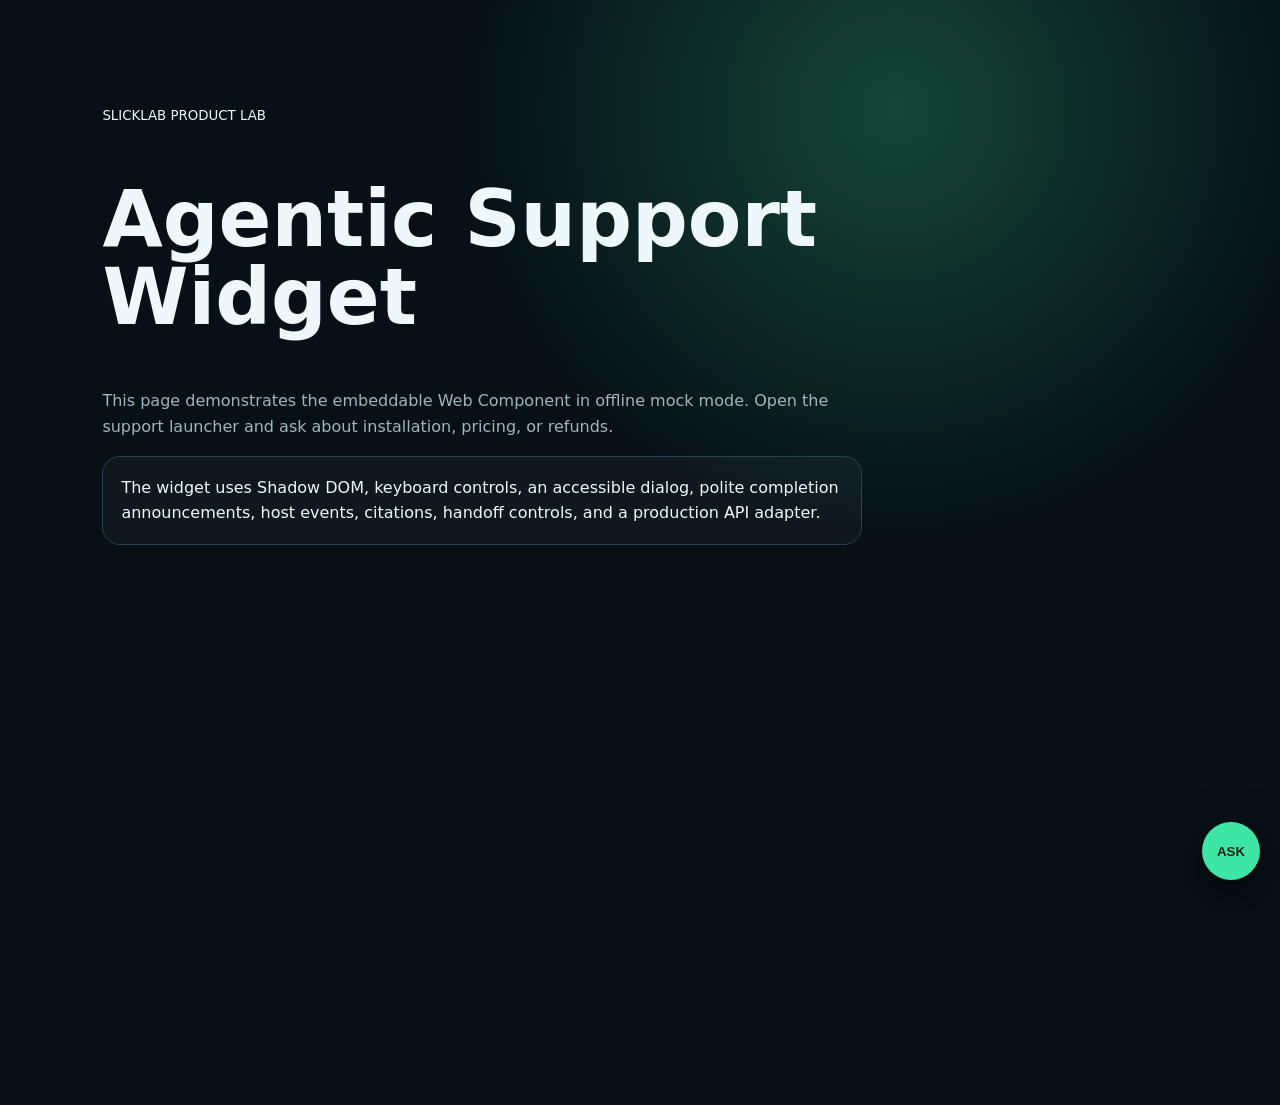
<file: agentic-support-mvp/widget/demo/index.html>
<!doctype html>
<html lang="en">
<head>
<meta charset="utf-8">
<meta name="viewport" content="width=device-width,initial-scale=1">
<title>Agentic Support Widget Demo</title>
<style>body{margin:0;min-height:100vh;background:radial-gradient(circle at 70% 10%,#154638,transparent 32%),#061016;color:#eef8fb;font:16px/1.6 system-ui;padding:8vw}main{max-width:760px}h1{font-size:clamp(42px,8vw,78px);line-height:1}p{color:#9fb5bf}.box{border:1px solid #29434e;border-radius:18px;padding:18px;background:#ffffff08}</style>
</head>
<body>
<main><small>SLICKLAB PRODUCT LAB</small><h1>Agentic Support Widget</h1><p>This page demonstrates the embeddable Web Component in offline mock mode. Open the support launcher and ask about installation, pricing, or refunds.</p><div class="box">The widget uses Shadow DOM, keyboard controls, an accessible dialog, polite completion announcements, host events, citations, handoff controls, and a production API adapter.</div></main>
<script type="module" src="../src/agentic-support-widget.js"></script>
<agentic-support demo title="Agentic Product Support" greeting="Hi. Ask about setup, pricing, product behavior, policies or integration." position="right" theme="dark"></agentic-support>
</body>
</html>
</file>
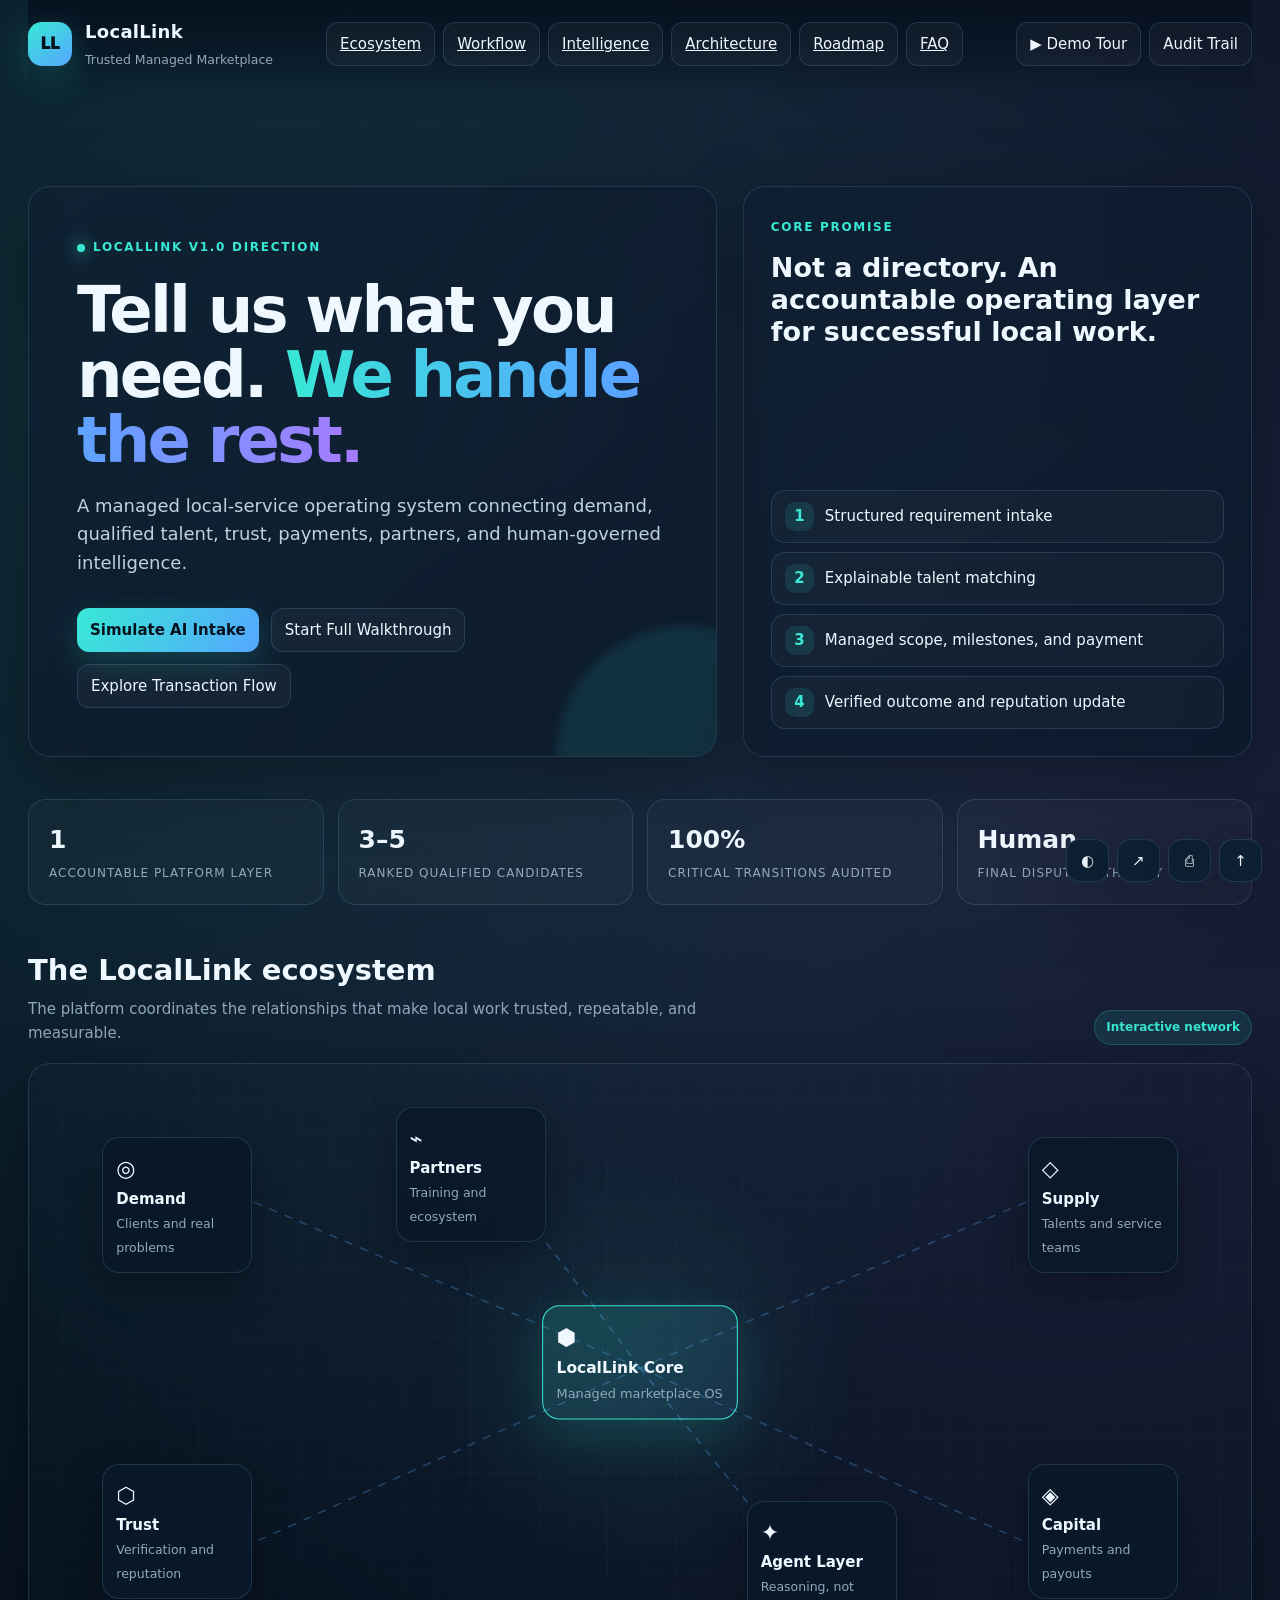
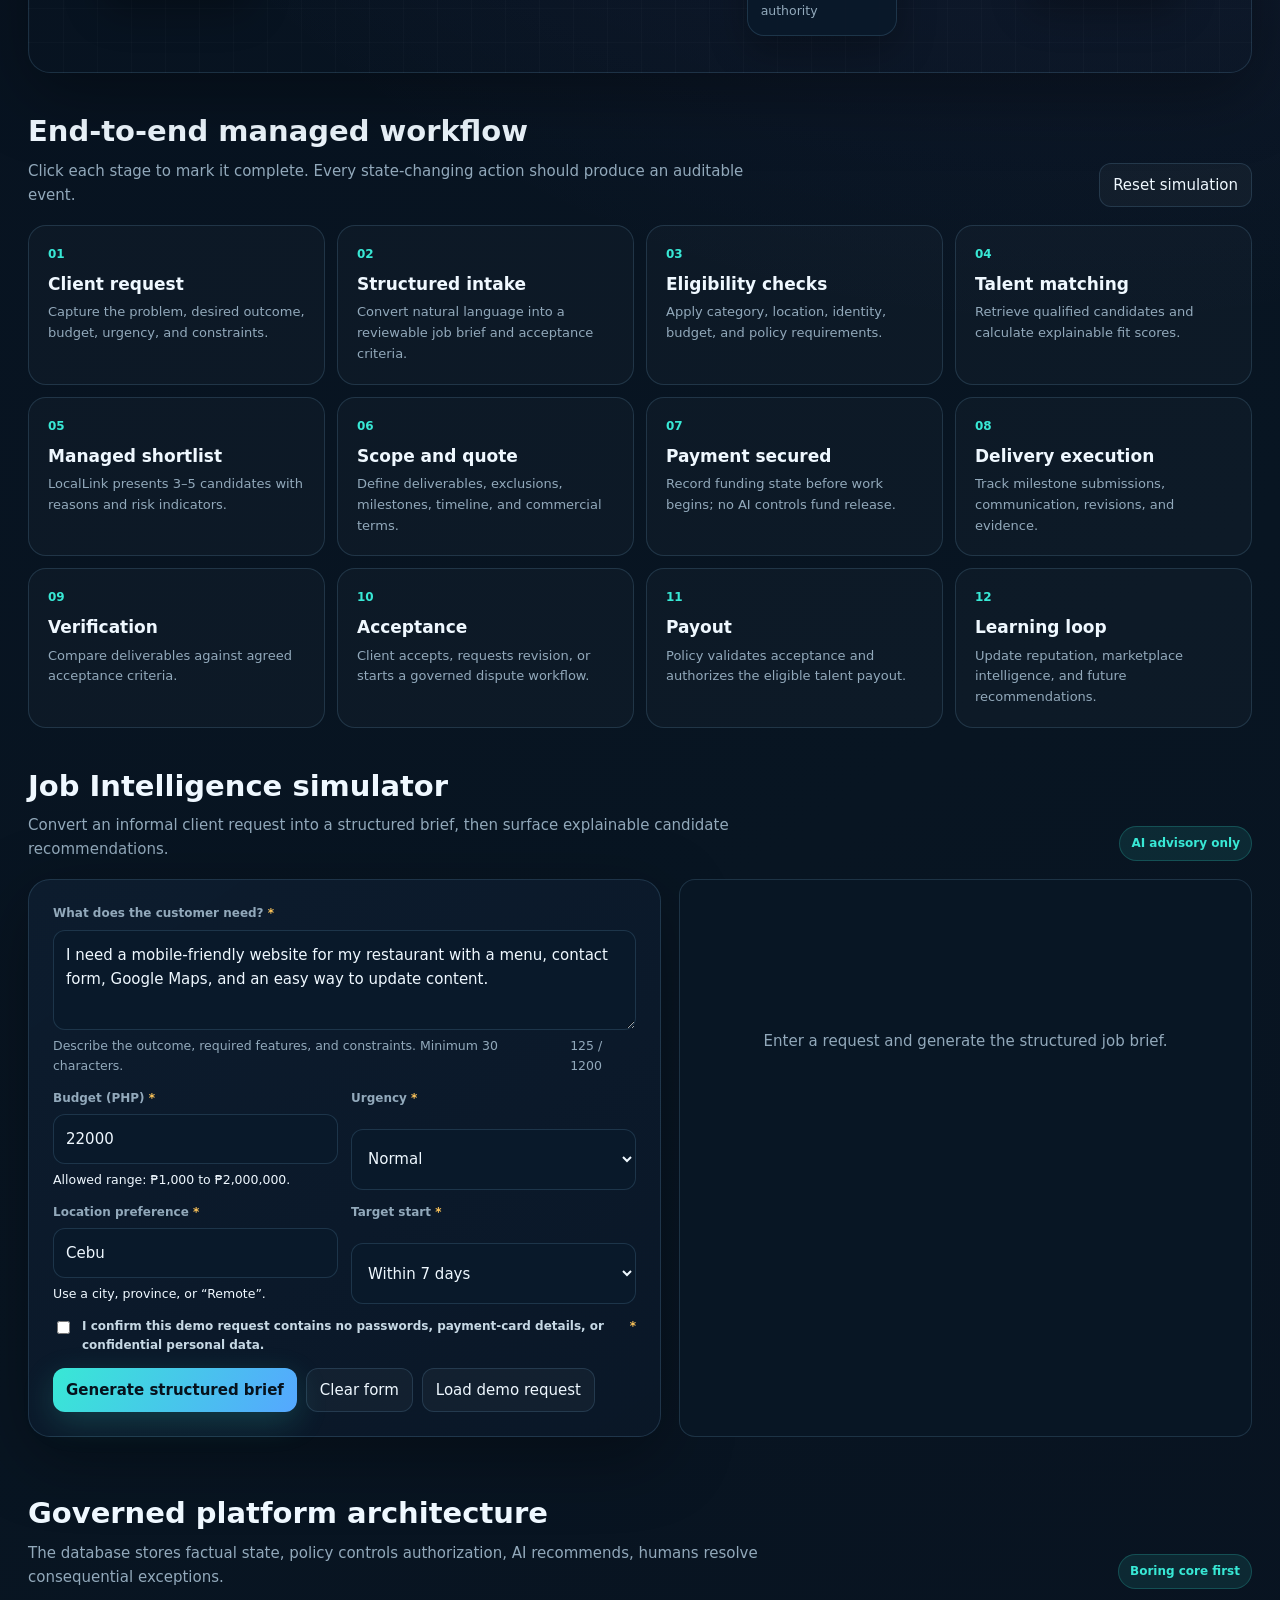
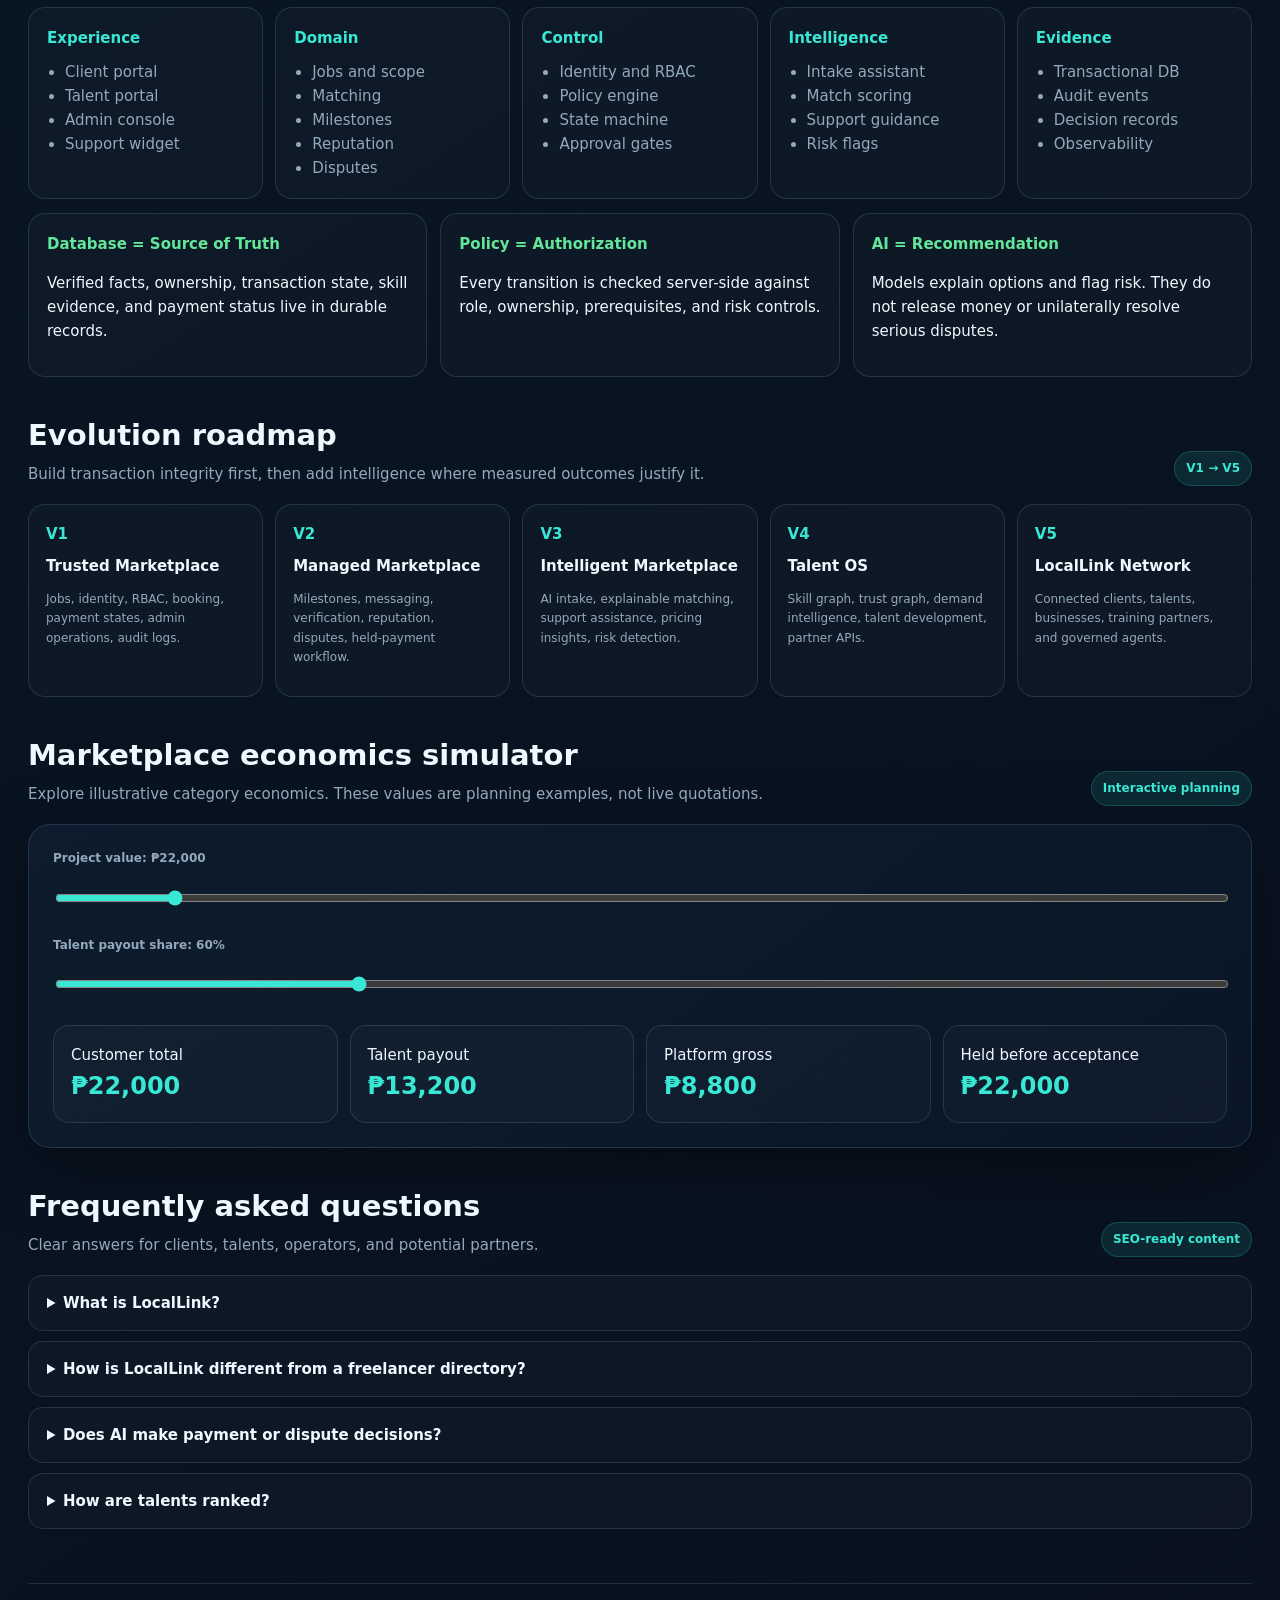
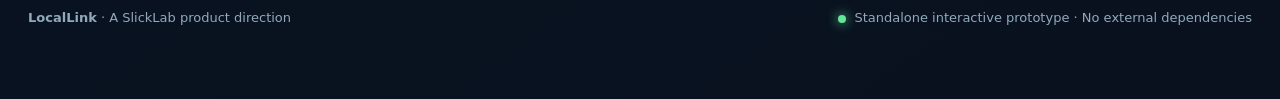
<file: LocalLink_Advanced_Validated_Standalone.html>
<!DOCTYPE html>
<html lang="en">
<head>
<meta charset="UTF-8" />
<meta name="viewport" content="width=device-width, initial-scale=1.0" />
<meta name="description" content="LocalLink is a trusted managed service marketplace for structured job intake, verified local talent matching, milestones, payments, and accountable delivery." />
<meta name="keywords" content="managed service marketplace, local talent marketplace, verified service providers, Cebu freelancers, job matching, LocalLink, SlickLab" />
<meta name="author" content="SlickLab" />
<meta name="creator" content="SlickLab" />
<meta name="publisher" content="SlickLab" />
<meta name="application-name" content="LocalLink" />
<meta name="theme-color" content="#07111f" />
<meta name="color-scheme" content="dark light" />
<meta name="format-detection" content="telephone=no" />
<meta name="referrer" content="strict-origin-when-cross-origin" />
<meta name="robots" content="index, follow, max-image-preview:large, max-snippet:-1, max-video-preview:-1" />
<meta name="googlebot" content="index, follow" />
<link rel="canonical" href="https://slicklab.digital/locallink/" />
<link rel="alternate" hreflang="en-PH" href="https://slicklab.digital/locallink/" />
<link rel="alternate" hreflang="x-default" href="https://slicklab.digital/locallink/" />
<meta property="og:type" content="website" />
<meta property="og:site_name" content="LocalLink by SlickLab" />
<meta property="og:locale" content="en_PH" />
<meta property="og:title" content="LocalLink | Trusted Managed Service Marketplace" />
<meta property="og:description" content="Tell us what you need. LocalLink structures the work, matches verified talent, manages milestones, and helps protect delivery." />
<meta property="og:url" content="https://slicklab.digital/locallink/" />
<meta property="og:image" content="https://slicklab.digital/assets/locallink-social-card.jpg" />
<meta property="og:image:width" content="1200" />
<meta property="og:image:height" content="630" />
<meta property="og:image:alt" content="LocalLink trusted managed marketplace" />
<meta name="twitter:card" content="summary_large_image" />
<meta name="twitter:title" content="LocalLink | Trusted Managed Service Marketplace" />
<meta name="twitter:description" content="Structured intake, verified matching, managed delivery, and accountable local services." />
<meta name="twitter:image" content="https://slicklab.digital/assets/locallink-social-card.jpg" />
<link rel="icon" href="data:image/svg+xml,%3Csvg xmlns='http://www.w3.org/2000/svg' viewBox='0 0 64 64'%3E%3Crect rx='16' width='64' height='64' fill='%2338e8d5'/%3E%3Ctext x='32' y='42' text-anchor='middle' font-size='28' font-family='Arial' font-weight='900' fill='%2307111f'%3ELL%3C/text%3E%3C/svg%3E" />
<script type="application/ld+json">
{
  "@context":"https://schema.org",
  "@graph":[
    {"@type":"Organization","@id":"https://slicklab.digital/#organization","name":"SlickLab","url":"https://slicklab.digital/","brand":{"@type":"Brand","name":"LocalLink"}},
    {"@type":"WebSite","@id":"https://slicklab.digital/locallink/#website","url":"https://slicklab.digital/locallink/","name":"LocalLink","publisher":{"@id":"https://slicklab.digital/#organization"},"inLanguage":"en-PH"},
    {"@type":"WebPage","@id":"https://slicklab.digital/locallink/#webpage","url":"https://slicklab.digital/locallink/","name":"LocalLink | Trusted Managed Service Marketplace","description":"A managed local-service marketplace for structured intake, verified matching, milestones, payments, and accountable delivery.","isPartOf":{"@id":"https://slicklab.digital/locallink/#website"},"about":{"@id":"https://slicklab.digital/#organization"},"inLanguage":"en-PH"},
    {"@type":"Service","@id":"https://slicklab.digital/locallink/#service","name":"LocalLink Managed Service Marketplace","provider":{"@id":"https://slicklab.digital/#organization"},"areaServed":{"@type":"Country","name":"Philippines"},"serviceType":"Managed local service marketplace","description":"Structured job intake, verified talent matching, managed milestones, delivery verification, and reputation tracking."},
    {"@type":"FAQPage","@id":"https://slicklab.digital/locallink/#faq","mainEntity":[
      {"@type":"Question","name":"What is LocalLink?","acceptedAnswer":{"@type":"Answer","text":"LocalLink is a managed service marketplace for structured requirements, qualified talent recommendations, managed scope and milestones, payment-state records, and delivery verification."}},
      {"@type":"Question","name":"How is LocalLink different from a freelancer directory?","acceptedAnswer":{"@type":"Answer","text":"LocalLink coordinates intake, matching, scoping, milestones, acceptance, disputes, and reputation as one accountable workflow."}},
      {"@type":"Question","name":"Does AI make payment or dispute decisions?","acceptedAnswer":{"@type":"Answer","text":"No. AI provides recommendations while database state, policy, and authorized human review control consequential financial and dispute actions."}}
    ]}
  ]
}
</script>
<title>LocalLink | Trusted Managed Service Marketplace</title>
<style>
:root{
  --bg:#07111f;--bg2:#0b1728;--panel:rgba(15,31,50,.83);--panel2:#102438;
  --text:#eff8ff;--muted:#92a9bb;--cyan:#38e8d5;--blue:#55a7ff;--violet:#a77bff;
  --gold:#ffc65a;--green:#63e69a;--red:#ff6b7a;--line:rgba(118,174,211,.19);
  --shadow:0 20px 70px rgba(0,0,0,.34);--radius:22px;
}
*{box-sizing:border-box}html{scroll-behavior:smooth}body{margin:0;color:var(--text);background:
radial-gradient(circle at 13% 8%,rgba(56,232,213,.13),transparent 26%),
radial-gradient(circle at 84% 15%,rgba(167,123,255,.12),transparent 28%),
linear-gradient(145deg,var(--bg),#081522 52%,#09111f);font:15px/1.6 Inter,ui-sans-serif,system-ui,-apple-system,BlinkMacSystemFont,"Segoe UI",sans-serif;min-height:100vh}
button,input,select,textarea{font:inherit}.shell{max-width:1440px;margin:auto;padding:0 28px 70px}
.topbar{position:sticky;top:0;z-index:50;display:flex;align-items:center;justify-content:space-between;padding:18px 0;background:linear-gradient(180deg,rgba(7,17,31,.96),rgba(7,17,31,.68),transparent);backdrop-filter:blur(12px)}
.brand{display:flex;gap:13px;align-items:center}.mark{width:44px;height:44px;display:grid;place-items:center;border-radius:14px;background:linear-gradient(145deg,var(--cyan),var(--blue));color:#05111a;font-weight:950;box-shadow:0 10px 36px rgba(56,232,213,.22)}
.brand h1{font-size:18px;margin:0;letter-spacing:.3px}.brand small{color:var(--muted)}
.nav{display:flex;gap:8px;flex-wrap:wrap}.nav button,.ghost,.primary{border:1px solid var(--line);color:var(--text);background:rgba(255,255,255,.035);padding:9px 13px;border-radius:12px;cursor:pointer;transition:.2s}.nav button:hover,.ghost:hover{border-color:var(--cyan);transform:translateY(-1px)}
.primary{border:0;background:linear-gradient(120deg,var(--cyan),var(--blue));color:#06121d;font-weight:850;box-shadow:0 10px 32px rgba(56,232,213,.18)}.primary:hover{transform:translateY(-2px);filter:brightness(1.07)}
.hero{display:grid;grid-template-columns:1.15fr .85fr;gap:26px;align-items:stretch;padding:62px 0 42px}.hero-copy,.hero-card,.panel{border:1px solid var(--line);background:linear-gradient(145deg,rgba(15,31,50,.76),rgba(11,24,41,.8));box-shadow:var(--shadow);border-radius:var(--radius)}.hero-copy{padding:48px;position:relative;overflow:hidden}.hero-copy:after{content:"";position:absolute;width:260px;height:260px;border-radius:50%;right:-100px;bottom:-130px;background:rgba(56,232,213,.1);filter:blur(5px)}
.eyebrow{display:inline-flex;align-items:center;gap:8px;color:var(--cyan);font-weight:800;text-transform:uppercase;font-size:12px;letter-spacing:1.7px}.dot{width:8px;height:8px;border-radius:50%;background:var(--cyan);box-shadow:0 0 16px var(--cyan)}h2{font-size:clamp(38px,5vw,72px);line-height:1.02;margin:19px 0 18px;letter-spacing:-2.8px}.gradient{background:linear-gradient(90deg,var(--cyan),var(--blue),var(--violet));-webkit-background-clip:text;color:transparent}.lead{font-size:18px;color:#c0d1df;max-width:740px}.actions{display:flex;gap:12px;flex-wrap:wrap;margin-top:30px}
.hero-card{padding:27px;display:flex;flex-direction:column;justify-content:space-between}.promise{font-size:27px;font-weight:850;line-height:1.18;margin:14px 0}.mini-flow{display:grid;gap:9px;margin-top:24px}.mini-step{display:flex;align-items:center;gap:11px;padding:11px 13px;border:1px solid var(--line);border-radius:14px;background:rgba(255,255,255,.025)}.num{width:29px;height:29px;display:grid;place-items:center;border-radius:10px;background:rgba(56,232,213,.12);color:var(--cyan);font-weight:900}
.stats{display:grid;grid-template-columns:repeat(4,1fr);gap:14px;margin:0 0 42px}.stat{padding:20px;border-radius:18px;border:1px solid var(--line);background:rgba(255,255,255,.025)}.stat b{display:block;font-size:25px}.stat span{color:var(--muted);font-size:12px;text-transform:uppercase;letter-spacing:1px}
section{margin-top:35px;scroll-margin-top:90px}.section-head{display:flex;justify-content:space-between;gap:20px;align-items:end;margin-bottom:18px}.section-head h3{font-size:29px;margin:0}.section-head p{color:var(--muted);margin:4px 0 0;max-width:760px}.pill{white-space:nowrap;padding:7px 11px;border-radius:999px;background:rgba(56,232,213,.1);color:var(--cyan);border:1px solid rgba(56,232,213,.2);font-size:12px;font-weight:800}
.panel{padding:24px}.ecosystem{position:relative;min-height:610px;overflow:hidden;background-image:radial-gradient(circle at 50% 50%,rgba(56,232,213,.09),transparent 32%),linear-gradient(rgba(255,255,255,.018) 1px,transparent 1px),linear-gradient(90deg,rgba(255,255,255,.018) 1px,transparent 1px);background-size:auto,34px 34px,34px 34px}.network-lines{position:absolute;inset:0;width:100%;height:100%;pointer-events:none}.network-lines line{stroke:rgba(85,167,255,.32);stroke-width:1.4;stroke-dasharray:7 7;animation:dash 16s linear infinite}@keyframes dash{to{stroke-dashoffset:-150}}.node{position:absolute;width:150px;min-height:82px;padding:13px;border-radius:17px;border:1px solid var(--line);background:rgba(10,25,42,.94);box-shadow:0 14px 38px rgba(0,0,0,.28);cursor:pointer;transition:.25s}.node:hover,.node.active{transform:translateY(-6px) scale(1.025);border-color:var(--cyan);box-shadow:0 16px 46px rgba(56,232,213,.15)}.node strong{display:block}.node small{color:var(--muted)}.node .icon{font-size:22px}.core{left:50%;top:50%;transform:translate(-50%,-50%);width:190px;background:linear-gradient(145deg,rgba(56,232,213,.16),rgba(85,167,255,.1));border-color:rgba(56,232,213,.5)}.core:hover,.core.active{transform:translate(-50%,-55%) scale(1.03)}.demand{left:6%;top:12%}.supply{right:6%;top:12%}.trust{left:6%;bottom:12%}.capital{right:6%;bottom:12%}.partners{left:30%;top:7%}.agents{right:29%;bottom:6%}.tooltip{position:fixed;z-index:90;pointer-events:none;max-width:280px;padding:11px 13px;border-radius:12px;background:#eefdff;color:#07111f;font-size:12px;box-shadow:0 18px 60px rgba(0,0,0,.4);opacity:0;transform:translateY(6px);transition:.15s}.tooltip.show{opacity:1;transform:none}
.workflow{display:grid;grid-template-columns:repeat(4,1fr);gap:12px}.flow-card{position:relative;padding:19px;border-radius:18px;border:1px solid var(--line);background:rgba(255,255,255,.025);min-height:132px;cursor:pointer;transition:.2s}.flow-card:hover{border-color:var(--blue);transform:translateY(-3px)}.flow-card .index{color:var(--cyan);font-size:12px;font-weight:900}.flow-card h4{margin:7px 0 4px;font-size:17px}.flow-card p{margin:0;color:var(--muted);font-size:13px}.flow-card.done{background:rgba(99,230,154,.08);border-color:rgba(99,230,154,.35)}
.workspace{display:grid;grid-template-columns:1.05fr .95fr;gap:18px}.form-grid{display:grid;grid-template-columns:1fr 1fr;gap:13px}.field{display:grid;gap:6px}.field.full{grid-column:1/-1}.field label{font-size:12px;color:var(--muted);font-weight:750}.field input,.field select,.field textarea{width:100%;border:1px solid var(--line);border-radius:12px;background:#09192a;color:var(--text);padding:12px;outline:none}.field input:focus,.field select:focus,.field textarea:focus{border-color:var(--cyan)}textarea{min-height:100px;resize:vertical}.result{border:1px solid var(--line);background:#081624;border-radius:16px;padding:18px;min-height:100%}.result pre{white-space:pre-wrap;color:#bfe4dc;font:13px/1.65 ui-monospace,SFMono-Regular,Consolas,monospace;margin:0}.empty{color:var(--muted);display:grid;place-items:center;text-align:center;min-height:285px}
.score-grid{display:grid;grid-template-columns:repeat(3,1fr);gap:14px}.talent{padding:19px;border:1px solid var(--line);border-radius:18px;background:rgba(255,255,255,.025)}.talent-head{display:flex;align-items:center;gap:12px}.avatar{width:48px;height:48px;display:grid;place-items:center;border-radius:15px;background:linear-gradient(135deg,var(--violet),var(--blue));font-weight:900}.talent h4{margin:0}.talent small{color:var(--muted)}.score{font-size:30px;font-weight:950;color:var(--cyan);margin-left:auto}.bar{height:7px;border-radius:9px;background:rgba(255,255,255,.07);overflow:hidden;margin:13px 0}.bar span{display:block;height:100%;background:linear-gradient(90deg,var(--cyan),var(--blue));border-radius:inherit}.reasons{display:flex;flex-wrap:wrap;gap:6px}.tag{font-size:11px;color:#cce2ee;padding:5px 8px;border:1px solid var(--line);border-radius:999px;background:rgba(255,255,255,.025)}
.arch{display:grid;grid-template-columns:repeat(5,1fr);gap:12px}.layer{padding:18px;border-radius:17px;border:1px solid var(--line);background:rgba(255,255,255,.025)}.layer h4{margin:0 0 10px;color:var(--cyan)}.layer ul{padding-left:18px;margin:0;color:var(--muted)}
.roadmap{display:grid;grid-template-columns:repeat(5,1fr);gap:12px}.phase{padding:17px;border-radius:17px;border:1px solid var(--line);background:rgba(255,255,255,.025)}.phase strong{color:var(--cyan)}.phase h4{margin:8px 0}.phase p{font-size:12px;color:var(--muted)}
.guardrails{display:grid;grid-template-columns:repeat(3,1fr);gap:13px}.guard{padding:18px;border:1px solid var(--line);border-radius:17px;background:rgba(255,255,255,.025)}.guard b{color:var(--green)}
.footer{margin-top:54px;padding-top:24px;border-top:1px solid var(--line);display:flex;justify-content:space-between;gap:18px;color:var(--muted);font-size:13px}.status{display:inline-flex;align-items:center;gap:8px}.status i{width:8px;height:8px;border-radius:50%;background:var(--green);box-shadow:0 0 12px var(--green)}
.modal{position:fixed;inset:0;z-index:100;background:rgba(2,8,14,.75);display:none;place-items:center;padding:20px;backdrop-filter:blur(9px)}.modal.show{display:grid}.modal-card{width:min(680px,100%);max-height:85vh;overflow:auto;border:1px solid var(--line);border-radius:22px;background:#0b1b2c;padding:25px;box-shadow:var(--shadow)}.modal-head{display:flex;justify-content:space-between;gap:20px}.close{border:0;background:transparent;color:var(--text);font-size:24px;cursor:pointer}.audit{display:grid;gap:9px;margin-top:15px}.event{display:grid;grid-template-columns:155px 1fr;gap:12px;padding:11px;border:1px solid var(--line);border-radius:12px}.event time{color:var(--cyan);font:12px ui-monospace,monospace}.event span{color:var(--muted);font-size:13px}
@media(max-width:980px){.hero,.workspace{grid-template-columns:1fr}.workflow{grid-template-columns:repeat(2,1fr)}.arch,.roadmap{grid-template-columns:repeat(2,1fr)}.score-grid,.guardrails{grid-template-columns:1fr}.stats{grid-template-columns:repeat(2,1fr)}.nav{display:none}.ecosystem{min-height:720px}.partners{left:5%;top:40%}.agents{right:5%;bottom:40%}}
@media(max-width:620px){.shell{padding:0 15px 45px}.hero{padding-top:28px}.hero-copy{padding:27px}h2{font-size:42px}.workflow,.arch,.roadmap,.form-grid,.stats{grid-template-columns:1fr}.field.full{grid-column:auto}.ecosystem{min-height:auto;display:grid;gap:10px}.network-lines{display:none}.node,.core,.core:hover,.node:hover{position:relative;inset:auto;width:100%;transform:none}.footer{flex-direction:column}}

.required{color:var(--gold)}.error{display:none;color:#ff9ba5;font-size:12px;font-weight:750}.error.show{display:block}.field.invalid input,.field.invalid select,.field.invalid textarea{border-color:var(--red);box-shadow:0 0 0 3px rgba(255,107,122,.11)}.field.valid input,.field.valid select,.field.valid textarea{border-color:rgba(99,230,154,.5)}.field-meta{display:flex;justify-content:space-between;gap:12px;color:var(--muted)}.validation-summary{display:none;margin-bottom:15px;padding:13px 15px;border-radius:13px;border:1px solid rgba(255,107,122,.42);background:rgba(255,107,122,.09);color:#ffd4d9}.validation-summary.show{display:block}.consent label{display:flex;align-items:flex-start;gap:9px;color:#c7d9e5}.consent input{width:auto;margin-top:4px;accent-color:var(--cyan)}.form-actions{display:flex;flex-direction:row;gap:9px;flex-wrap:wrap}
.tour-backdrop{position:fixed;inset:0;z-index:110;background:rgba(1,6,12,.72);backdrop-filter:blur(3px);display:none}.tour-backdrop.show{display:block}.tour-card{position:fixed;z-index:130;width:min(410px,calc(100vw - 28px));border:1px solid rgba(56,232,213,.4);border-radius:20px;background:#0b1b2c;padding:22px;box-shadow:0 24px 90px rgba(0,0,0,.58);display:none}.tour-card.show{display:block}.tour-card h3{margin:7px 0 8px;font-size:23px}.tour-card p{color:#bfd0dc}.tour-progress{height:6px;background:rgba(255,255,255,.08);border-radius:9px;overflow:hidden;margin:15px 0}.tour-progress span{display:block;height:100%;background:linear-gradient(90deg,var(--cyan),var(--blue));transition:width .25s}.tour-actions{display:flex;justify-content:space-between;gap:8px}.tour-highlight{position:relative!important;z-index:120!important;box-shadow:0 0 0 4px var(--cyan),0 0 60px rgba(56,232,213,.42)!important;border-radius:var(--radius)}
.skip{position:fixed;left:12px;top:-80px;z-index:999;background:var(--cyan);color:#041018;padding:10px 14px;border-radius:10px;font-weight:900}.skip:focus{top:12px}
.utility{position:fixed;right:18px;bottom:18px;z-index:45;display:flex;gap:8px}.icon-btn{width:43px;height:43px;border-radius:14px;border:1px solid var(--line);background:#0d2033;color:var(--text);cursor:pointer;box-shadow:var(--shadow)}.icon-btn:hover{border-color:var(--cyan);transform:translateY(-2px)}
.notice{display:none;padding:12px 15px;border:1px solid rgba(99,230,154,.35);background:rgba(99,230,154,.09);border-radius:13px;color:#caffda;margin:12px 0}.notice.show{display:block}
.faq{display:grid;gap:10px}.faq details{border:1px solid var(--line);border-radius:15px;background:rgba(255,255,255,.025);padding:15px 18px}.faq summary{cursor:pointer;font-weight:800}.faq p{color:var(--muted)}
.kpi-grid{display:grid;grid-template-columns:repeat(4,1fr);gap:12px}.kpi{border:1px solid var(--line);border-radius:16px;padding:17px;background:rgba(255,255,255,.025)}.kpi output{display:block;font-size:24px;color:var(--cyan);font-weight:900}.range{width:100%;accent-color:var(--cyan)}
:focus-visible{outline:3px solid rgba(56,232,213,.55);outline-offset:3px}@media(prefers-reduced-motion:reduce){*{scroll-behavior:auto!important;animation:none!important;transition:none!important}}@media print{.topbar,.actions,.utility,.ghost,.primary{display:none!important}body{background:#fff;color:#111}.panel,.hero-copy,.hero-card,.stat,.layer,.phase,.guard,.talent,.flow-card{background:#fff;color:#111;box-shadow:none;border-color:#bbb}.muted,p,small,.lead,.section-head p{color:#333!important}.shell{max-width:none}.ecosystem{min-height:500px}}
@media(max-width:980px){.kpi-grid{grid-template-columns:repeat(2,1fr)}}@media(max-width:620px){.kpi-grid{grid-template-columns:1fr}.utility{right:10px;bottom:10px}}
</style>
</head>
<body>
<a class="skip" href="#main">Skip to main content</a>
<div class="tooltip" id="tooltip"></div>
<div class="tour-backdrop" id="tourBackdrop"></div>
<div class="tour-card" id="tourCard" role="dialog" aria-modal="true" aria-labelledby="tourTitle">
  <div class="eyebrow" id="tourStep">Demo walkthrough</div>
  <h3 id="tourTitle">Welcome to LocalLink</h3>
  <p id="tourText"></p>
  <div class="tour-progress"><span id="tourProgress"></span></div>
  <div class="tour-actions"><button class="ghost" id="tourExit">Exit</button><div><button class="ghost" id="tourPrev">Back</button> <button class="primary" id="tourNext">Next</button></div></div>
</div>
<div class="shell">
  <header class="topbar">
    <div class="brand"><div class="mark">LL</div><div><h1>LocalLink</h1><small>Trusted Managed Marketplace</small></div></div>
    <nav class="nav" aria-label="Primary navigation"><a class="ghost" href="#ecosystem">Ecosystem</a><a class="ghost" href="#workflow">Workflow</a><a class="ghost" href="#intelligence">Intelligence</a><a class="ghost" href="#architecture">Architecture</a><a class="ghost" href="#roadmap">Roadmap</a><a class="ghost" href="#faq">FAQ</a></nav>
    <div style="display:flex;gap:8px"><button class="ghost" id="walkthroughBtn">▶ Demo Tour</button><button class="ghost" id="auditBtn">Audit Trail</button></div>
  </header>

  <main id="main">
    <section class="hero">
      <div class="hero-copy">
        <div class="eyebrow"><span class="dot"></span> LocalLink v1.0 direction</div>
        <h2>Tell us what you need. <span class="gradient">We handle the rest.</span></h2>
        <p class="lead">A managed local-service operating system connecting demand, qualified talent, trust, payments, partners, and human-governed intelligence.</p>
        <div class="actions"><button class="primary" data-go="intelligence">Simulate AI Intake</button><button class="ghost" id="heroTour">Start Full Walkthrough</button><button class="ghost" data-go="workflow">Explore Transaction Flow</button></div>
      </div>
      <aside class="hero-card">
        <div><div class="eyebrow">Core promise</div><div class="promise">Not a directory. An accountable operating layer for successful local work.</div></div>
        <div class="mini-flow"><div class="mini-step"><span class="num">1</span>Structured requirement intake</div><div class="mini-step"><span class="num">2</span>Explainable talent matching</div><div class="mini-step"><span class="num">3</span>Managed scope, milestones, and payment</div><div class="mini-step"><span class="num">4</span>Verified outcome and reputation update</div></div>
      </aside>
    </section>

    <div class="stats"><div class="stat"><b>1</b><span>Accountable platform layer</span></div><div class="stat"><b>3–5</b><span>Ranked qualified candidates</span></div><div class="stat"><b>100%</b><span>Critical transitions audited</span></div><div class="stat"><b>Human</b><span>Final dispute authority</span></div></div>

    <section id="ecosystem">
      <div class="section-head"><div><h3>The LocalLink ecosystem</h3><p>The platform coordinates the relationships that make local work trusted, repeatable, and measurable.</p></div><span class="pill">Interactive network</span></div>
      <div class="panel ecosystem">
        <svg class="network-lines" viewBox="0 0 1000 610" preserveAspectRatio="none"><line x1="500" y1="305" x2="130" y2="110"/><line x1="500" y1="305" x2="870" y2="110"/><line x1="500" y1="305" x2="130" y2="510"/><line x1="500" y1="305" x2="870" y2="510"/><line x1="500" y1="305" x2="360" y2="75"/><line x1="500" y1="305" x2="650" y2="535"/></svg>
        <div class="node demand" data-tip="Customers and businesses bring structured needs, budgets, urgency, and acceptance criteria."><span class="icon">◎</span><strong>Demand</strong><small>Clients and real problems</small></div>
        <div class="node supply" data-tip="Qualified local talent provides verified abilities, availability, pricing, and delivery capacity."><span class="icon">◇</span><strong>Supply</strong><small>Talents and service teams</small></div>
        <div class="node trust" data-tip="Identity, skill evidence, delivery history, reputation, disputes, and auditability create confidence."><span class="icon">⬡</span><strong>Trust</strong><small>Verification and reputation</small></div>
        <div class="node capital" data-tip="Payment collection, held funds, refunds, platform fees, and approved payouts are policy-controlled."><span class="icon">◈</span><strong>Capital</strong><small>Payments and payouts</small></div>
        <div class="node partners" data-tip="Training providers, businesses, local institutions, and service partners expand the network safely."><span class="icon">⌁</span><strong>Partners</strong><small>Training and ecosystem</small></div>
        <div class="node agents" data-tip="AI assists with intake, recommendations, and support, while policy and humans control consequential actions."><span class="icon">✦</span><strong>Agent Layer</strong><small>Reasoning, not authority</small></div>
        <div class="node core active" data-tip="LocalLink is the managed operating layer: requirements, matching, scope, milestones, communication, trust, and transaction control."><span class="icon">⬢</span><strong>LocalLink Core</strong><small>Managed marketplace OS</small></div>
      </div>
    </section>

    <section id="workflow">
      <div class="section-head"><div><h3>End-to-end managed workflow</h3><p>Click each stage to mark it complete. Every state-changing action should produce an auditable event.</p></div><button class="ghost" id="resetFlow">Reset simulation</button></div>
      <div class="workflow" id="flowCards"></div>
    </section>

    <section id="intelligence">
      <div class="section-head"><div><h3>Job Intelligence simulator</h3><p>Convert an informal client request into a structured brief, then surface explainable candidate recommendations.</p></div><span class="pill">AI advisory only</span></div>
      <div class="workspace">
        <div class="panel">
          <form id="intakeForm" novalidate aria-describedby="formSummary">
          <div id="formSummary" class="validation-summary" role="alert" aria-live="assertive" tabindex="-1"></div>
          <div class="form-grid">
            <div class="field full"><label for="request">What does the customer need? <span class="required">*</span></label><textarea id="request" name="request" required minlength="30" maxlength="1200" aria-describedby="requestHelp requestError">I need a mobile-friendly website for my restaurant with a menu, contact form, Google Maps, and an easy way to update content.</textarea><div class="field-meta"><small id="requestHelp">Describe the outcome, required features, and constraints. Minimum 30 characters.</small><small id="requestCount">0 / 1200</small></div><span class="error" id="requestError"></span></div>
            <div class="field"><label for="budget">Budget (PHP) <span class="required">*</span></label><input id="budget" name="budget" type="number" value="22000" min="1000" max="2000000" step="500" required inputmode="numeric" aria-describedby="budgetHelp budgetError" /><small id="budgetHelp">Allowed range: ₱1,000 to ₱2,000,000.</small><span class="error" id="budgetError"></span></div>
            <div class="field"><label for="urgency">Urgency <span class="required">*</span></label><select id="urgency" name="urgency" required aria-describedby="urgencyError"><option>Normal</option><option>Urgent</option><option>Flexible</option></select><span class="error" id="urgencyError"></span></div>
            <div class="field"><label for="location">Location preference <span class="required">*</span></label><input id="location" name="location" value="Cebu" required minlength="2" maxlength="80" pattern="[A-Za-zÀ-ÿ .,&amp;()'-]{2,80}" autocomplete="address-level2" aria-describedby="locationHelp locationError" /><small id="locationHelp">Use a city, province, or “Remote”.</small><span class="error" id="locationError"></span></div>
            <div class="field"><label for="start">Target start <span class="required">*</span></label><select id="start" name="start" required aria-describedby="startError"><option>Within 7 days</option><option>Within 14 days</option><option>Within 30 days</option></select><span class="error" id="startError"></span></div>
            <div class="field consent full"><label><input id="consent" name="consent" type="checkbox" required aria-describedby="consentError" /> I confirm this demo request contains no passwords, payment-card details, or confidential personal data. <span class="required">*</span></label><span class="error" id="consentError"></span></div>
            <div class="field full form-actions"><button class="primary" id="generate" type="submit">Generate structured brief</button><button class="ghost" id="clearForm" type="reset">Clear form</button><button class="ghost" id="loadDemo" type="button">Load demo request</button></div>
          </div>
          </form>
        </div>
        <div class="result" id="brief"><div class="empty">Enter a request and generate the structured job brief.</div></div>
      </div>
      <div class="score-grid" id="talents" style="margin-top:18px"></div>
    </section>

    <section id="architecture">
      <div class="section-head"><div><h3>Governed platform architecture</h3><p>The database stores factual state, policy controls authorization, AI recommends, humans resolve consequential exceptions.</p></div><span class="pill">Boring core first</span></div>
      <div class="arch">
        <div class="layer"><h4>Experience</h4><ul><li>Client portal</li><li>Talent portal</li><li>Admin console</li><li>Support widget</li></ul></div>
        <div class="layer"><h4>Domain</h4><ul><li>Jobs and scope</li><li>Matching</li><li>Milestones</li><li>Reputation</li><li>Disputes</li></ul></div>
        <div class="layer"><h4>Control</h4><ul><li>Identity and RBAC</li><li>Policy engine</li><li>State machine</li><li>Approval gates</li></ul></div>
        <div class="layer"><h4>Intelligence</h4><ul><li>Intake assistant</li><li>Match scoring</li><li>Support guidance</li><li>Risk flags</li></ul></div>
        <div class="layer"><h4>Evidence</h4><ul><li>Transactional DB</li><li>Audit events</li><li>Decision records</li><li>Observability</li></ul></div>
      </div>
      <div class="guardrails" style="margin-top:14px"><div class="guard"><b>Database = Source of Truth</b><p>Verified facts, ownership, transaction state, skill evidence, and payment status live in durable records.</p></div><div class="guard"><b>Policy = Authorization</b><p>Every transition is checked server-side against role, ownership, prerequisites, and risk controls.</p></div><div class="guard"><b>AI = Recommendation</b><p>Models explain options and flag risk. They do not release money or unilaterally resolve serious disputes.</p></div></div>
    </section>

    <section id="roadmap">
      <div class="section-head"><div><h3>Evolution roadmap</h3><p>Build transaction integrity first, then add intelligence where measured outcomes justify it.</p></div><span class="pill">V1 → V5</span></div>
      <div class="roadmap"><div class="phase"><strong>V1</strong><h4>Trusted Marketplace</h4><p>Jobs, identity, RBAC, booking, payment states, admin operations, audit logs.</p></div><div class="phase"><strong>V2</strong><h4>Managed Marketplace</h4><p>Milestones, messaging, verification, reputation, disputes, held-payment workflow.</p></div><div class="phase"><strong>V3</strong><h4>Intelligent Marketplace</h4><p>AI intake, explainable matching, support assistance, pricing insights, risk detection.</p></div><div class="phase"><strong>V4</strong><h4>Talent OS</h4><p>Skill graph, trust graph, demand intelligence, talent development, partner APIs.</p></div><div class="phase"><strong>V5</strong><h4>LocalLink Network</h4><p>Connected clients, talents, businesses, training partners, and governed agents.</p></div></div>
    </section>

    <section id="economics">
      <div class="section-head"><div><h3>Marketplace economics simulator</h3><p>Explore illustrative category economics. These values are planning examples, not live quotations.</p></div><span class="pill">Interactive planning</span></div>
      <div class="panel">
        <div class="field"><label for="projectValue">Project value: <strong id="projectValueLabel">₱22,000</strong></label><input class="range" id="projectValue" type="range" min="5000" max="200000" step="1000" value="22000"></div>
        <div class="field" style="margin-top:15px"><label for="talentShare">Talent payout share: <strong id="talentShareLabel">60%</strong></label><input class="range" id="talentShare" type="range" min="50" max="90" step="1" value="60"></div>
        <div class="kpi-grid" style="margin-top:18px"><div class="kpi"><span>Customer total</span><output id="customerTotal">₱22,000</output></div><div class="kpi"><span>Talent payout</span><output id="talentPayout">₱13,200</output></div><div class="kpi"><span>Platform gross</span><output id="platformGross">₱8,800</output></div><div class="kpi"><span>Held before acceptance</span><output id="heldFunds">₱22,000</output></div></div>
      </div>
    </section>

    <section id="faq">
      <div class="section-head"><div><h3>Frequently asked questions</h3><p>Clear answers for clients, talents, operators, and potential partners.</p></div><span class="pill">SEO-ready content</span></div>
      <div class="faq">
        <details><summary>What is LocalLink?</summary><p>LocalLink is a managed service marketplace. It structures client requirements, recommends qualified talent, manages scope and milestones, records payment state, and supports delivery verification.</p></details>
        <details><summary>How is LocalLink different from a freelancer directory?</summary><p>A directory leaves discovery and transaction management to the customer. LocalLink is designed to coordinate intake, matching, scoping, milestones, acceptance, disputes, and reputation as one accountable workflow.</p></details>
        <details><summary>Does AI make payment or dispute decisions?</summary><p>No. AI provides recommendations and risk indicators. Database state, server-side policy, and authorized human review control consequential actions such as payout, refund, and serious dispute resolution.</p></details>
        <details><summary>How are talents ranked?</summary><p>The proposed Talent Fit Score considers skill relevance, experience, reliability, quality history, budget fit, availability, and communication. Recommendations should expose reason codes and verified evidence.</p></details>
      </div>
    </section>
  </main>

  <div id="notice" class="notice" role="status" aria-live="polite"></div><div class="utility" aria-label="Page tools"><button class="icon-btn" id="themeBtn" title="Toggle contrast">◐</button><button class="icon-btn" id="shareBtn" title="Share or copy link">↗</button><button class="icon-btn" id="printBtn" title="Print page">⎙</button><button class="icon-btn" id="topBtn" title="Back to top">↑</button></div><footer class="footer"><div><strong>LocalLink</strong> · A SlickLab product direction</div><div class="status"><i></i>Standalone interactive prototype · No external dependencies</div></footer>
</div>

<div class="modal" id="auditModal"><div class="modal-card"><div class="modal-head"><div><div class="eyebrow">Explainable accountability</div><h3 style="margin:7px 0">Audit Event Stream</h3></div><button class="close" id="closeModal">×</button></div><p style="color:var(--muted)">Illustrative events produced by this local simulation. Production records should be append-only and server-generated.</p><div id="modalExtra"></div><div class="audit" id="auditLog"></div></div></div>

<script>
const stages=[
 ["Client request","Capture the problem, desired outcome, budget, urgency, and constraints."],
 ["Structured intake","Convert natural language into a reviewable job brief and acceptance criteria."],
 ["Eligibility checks","Apply category, location, identity, budget, and policy requirements."],
 ["Talent matching","Retrieve qualified candidates and calculate explainable fit scores."],
 ["Managed shortlist","LocalLink presents 3–5 candidates with reasons and risk indicators."],
 ["Scope and quote","Define deliverables, exclusions, milestones, timeline, and commercial terms."],
 ["Payment secured","Record funding state before work begins; no AI controls fund release."],
 ["Delivery execution","Track milestone submissions, communication, revisions, and evidence."],
 ["Verification","Compare deliverables against agreed acceptance criteria."],
 ["Acceptance","Client accepts, requests revision, or starts a governed dispute workflow."],
 ["Payout","Policy validates acceptance and authorizes the eligible talent payout."],
 ["Learning loop","Update reputation, marketplace intelligence, and future recommendations."]
];
const flow=document.getElementById('flowCards');
function renderFlow(){flow.innerHTML=stages.map((s,i)=>`<article class="flow-card" data-i="${i}" data-tip="${s[1]}"><div class="index">${String(i+1).padStart(2,'0')}</div><h4>${s[0]}</h4><p>${s[1]}</p></article>`).join('');bindTips(); document.querySelectorAll('.flow-card').forEach(c=>c.onclick=()=>{c.classList.toggle('done');addAudit(c.classList.contains('done')?'STATE_COMPLETED':'STATE_REOPENED',stages[+c.dataset.i][0]);});}
renderFlow();
document.getElementById('resetFlow').onclick=()=>{document.querySelectorAll('.flow-card').forEach(c=>c.classList.remove('done'));addAudit('WORKFLOW_RESET','Managed transaction simulation');};

document.querySelectorAll('[data-go]').forEach(b=>b.onclick=()=>document.getElementById(b.dataset.go).scrollIntoView({behavior:'smooth'}));
const tip=document.getElementById('tooltip');
function bindTips(){document.querySelectorAll('[data-tip]').forEach(el=>{el.onmousemove=e=>{tip.textContent=el.dataset.tip;tip.style.left=Math.min(e.clientX+15,innerWidth-300)+'px';tip.style.top=Math.min(e.clientY+15,innerHeight-120)+'px';tip.classList.add('show')};el.onmouseleave=()=>tip.classList.remove('show')})}bindTips();

const talentData=[
 {name:'Maria Santos',role:'WordPress & Local SEO',score:94,reasons:['Skill match 97','On-time 96','Price fit 91'],initials:'MS'},
 {name:'Paolo Reyes',role:'Full-stack Web Developer',score:89,reasons:['Quality 95','Reliability 92','Available'],initials:'PR'},
 {name:'Ana Cruz',role:'UI/UX & Web Specialist',score:86,reasons:['Design fit 96','Communication 94','Budget fit 82'],initials:'AC'}
];
function showTalents(){document.getElementById('talents').innerHTML=talentData.map((t,i)=>`<article class="talent"><div class="talent-head"><div class="avatar">${t.initials}</div><div><h4>${t.name}</h4><small>${t.role}</small></div><div class="score">${t.score}</div></div><div class="bar"><span style="width:${t.score}%"></span></div><div class="reasons">${t.reasons.map(r=>`<span class="tag">${r}</span>`).join('')}</div><button class="ghost" style="width:100%;margin-top:15px" onclick="addAudit('CANDIDATE_REVIEWED','${t.name} · fit ${t.score}')">Review explanation</button></article>`).join('')}

const intakeForm=document.getElementById('intakeForm');
const validators={
 request:v=>v.trim().length<30?'Provide at least 30 characters describing the expected outcome.':v.trim().length>1200?'Keep the request within 1,200 characters.':'',
 budget:v=>!v?'Enter a project budget.':Number(v)<1000?'Budget must be at least ₱1,000.':Number(v)>2000000?'Budget cannot exceed ₱2,000,000 in this demo.':Number(v)%500!==0?'Use increments of ₱500.':'',
 urgency:v=>!v?'Select an urgency level.':'',
 location:v=>!v.trim()?'Enter a location or Remote.':v.trim().length<2?'Location must contain at least 2 characters.':!/^[A-Za-zÀ-ÿ .,&()'-]{2,80}$/.test(v.trim())?'Location contains unsupported characters.':'',
 start:v=>!v?'Select a target start window.':'',
 consent:v=>!v?'Confirm the safe-data notice before generating the brief.':''
};
function fieldValue(id){const el=document.getElementById(id);return el.type==='checkbox'?el.checked:el.value}
function validateField(id){const el=document.getElementById(id),message=validators[id](fieldValue(id));const field=el.closest('.field'),error=document.getElementById(id+'Error');field.classList.toggle('invalid',!!message);field.classList.toggle('valid',!message);el.setAttribute('aria-invalid',String(!!message));error.textContent=message;error.classList.toggle('show',!!message);return !message}
function validateForm(){const ids=Object.keys(validators),invalid=ids.filter(id=>!validateField(id));const summary=document.getElementById('formSummary');if(invalid.length){summary.innerHTML='<strong>Please fix '+invalid.length+' field'+(invalid.length>1?'s':'')+':</strong><ul>'+invalid.map(id=>'<li>'+document.querySelector(`label[for="${id}"]`)?.textContent.replace('*','').trim()||'Confirmation'+'</li>').join('')+'</ul>';summary.classList.add('show');summary.focus();document.getElementById(invalid[0]).focus();return false}summary.classList.remove('show');summary.innerHTML='';return true}
Object.keys(validators).forEach(id=>{const el=document.getElementById(id);el.addEventListener(el.type==='checkbox'||el.tagName==='SELECT'?'change':'blur',()=>validateField(id));el.addEventListener('input',()=>{if(el.closest('.field').classList.contains('invalid'))validateField(id)})});
const requestEl=document.getElementById('request');function updateCount(){document.getElementById('requestCount').textContent=requestEl.value.length+' / 1200'}requestEl.addEventListener('input',updateCount);updateCount();
intakeForm.addEventListener('submit',e=>{e.preventDefault();if(!validateForm()){addAudit('FORM_VALIDATION_FAILED','Intake fields require correction');return}const req=requestEl.value.trim();const budget=Number(document.getElementById('budget').value);const urgency=document.getElementById('urgency').value;const location=document.getElementById('location').value.trim();const start=document.getElementById('start').value;const low=Math.round(budget*.82/500)*500,high=Math.round(budget*1.15/500)*500;const brief={job:{category:'web-development',type:'business-website',location_preference:location,request_summary:req},requirements:{pages:['home','menu','about','contact'],features:['mobile-responsive','contact-form','Google Maps','content management','basic SEO']},estimated_complexity:'medium',estimated_duration:urgency==='Urgent'?'5–10 days':'7–14 days',estimated_price_php:`${low.toLocaleString()}–${high.toLocaleString()}`,target_start:start,talent_requirements:['WordPress or equivalent CMS','responsive design','local business website experience'],governance:{ai_role:'recommendation only',human_review_required:true,payment_release:'policy-controlled'}};document.getElementById('brief').innerHTML='<pre>'+escapeHtml(JSON.stringify(brief,null,2))+'</pre>';showTalents();notify('Structured job brief generated successfully');addAudit('JOB_BRIEF_GENERATED',`Budget PHP ${budget.toLocaleString()} · ${urgency}`)});
intakeForm.addEventListener('reset',()=>setTimeout(()=>{document.querySelectorAll('#intakeForm .field').forEach(f=>f.classList.remove('valid','invalid'));document.querySelectorAll('#intakeForm .error').forEach(e=>e.classList.remove('show'));document.getElementById('formSummary').classList.remove('show');document.getElementById('brief').innerHTML='<div class="empty">Enter a request and generate the structured job brief.</div>';document.getElementById('talents').innerHTML='';updateCount();notify('Form cleared')},0));
document.getElementById('loadDemo').onclick=()=>{requestEl.value='I need a mobile-friendly website for my restaurant with a digital menu, contact form, Google Maps, basic SEO, and an easy way for staff to update content.';document.getElementById('budget').value='22000';document.getElementById('urgency').value='Normal';document.getElementById('location').value='Cebu';document.getElementById('start').value='Within 7 days';document.getElementById('consent').checked=true;Object.keys(validators).forEach(validateField);updateCount();notify('Demo request loaded')};
function escapeHtml(v){return v.replace(/[&<>]/g,c=>({'&':'&amp;','<':'&lt;','>':'&gt;'}[c]))}

const audit=[];function addAudit(action,detail){audit.unshift({time:new Date().toLocaleTimeString([], {hour:'2-digit',minute:'2-digit',second:'2-digit'}),action,detail});renderAudit()}
function renderAudit(){document.getElementById('auditLog').innerHTML=(audit.length?audit:[{time:'Ready',action:'SYSTEM_INITIALIZED',detail:'Standalone read-only visualization loaded'}]).map(e=>`<div class="event"><time>${e.time}<br><strong>${e.action}</strong></time><span>${e.detail}</span></div>`).join('')}


// Full guided demo walkthrough
const tourSteps=[
 {target:'.hero-copy',title:'LocalLink product promise',text:'LocalLink is positioned as a managed operating layer, not a directory. The customer describes the problem and the platform coordinates the transaction.'},
 {target:'#ecosystem .ecosystem',title:'Explore the ecosystem',text:'Hover or click each node to inspect how demand, supply, trust, capital, partners, agents, and the LocalLink core connect.'},
 {target:'#workflow',title:'Run the transaction workflow',text:'Click workflow cards in order to simulate completion. Each state change is recorded in the local audit stream and remembered by this browser.'},
 {target:'#intelligence',title:'Validate and structure a request',text:'The intake form now enforces required fields, length limits, budget boundaries, safe characters, and a data-safety confirmation.'},
 {target:'#intakeForm',title:'Generate a job brief',text:'Use Load demo request, then Generate structured brief. The browser validates every field before creating the structured output.'},
 {target:'#talents',title:'Review explainable matches',text:'After generation, sample candidates appear with fit scores and reason signals. Open a candidate explanation to see the governance note.'},
 {target:'#architecture',title:'Understand the control model',text:'Database state is factual, policy authorizes actions, AI recommends, and humans resolve consequential exceptions.'},
 {target:'#economics',title:'Simulate marketplace economics',text:'Adjust the project value and payout share to explore illustrative customer total, talent payout, platform gross, and held funds.'},
 {target:'#roadmap',title:'Follow the staged roadmap',text:'LocalLink evolves from a trusted transactional core into a managed marketplace, intelligence layer, talent OS, and broader network.'},
 {target:'#faq',title:'Finish with clear public explanations',text:'The FAQ improves user clarity and gives search engines meaningful, visible content. The tour is complete.'}
];
let tourIndex=0,tourActive=false,lastFocus=null;
const tourCard=document.getElementById('tourCard'),tourBackdrop=document.getElementById('tourBackdrop');
function positionTour(el){const r=el.getBoundingClientRect(),cardW=Math.min(410,innerWidth-28),gap=16;let left=Math.max(14,Math.min(innerWidth-cardW-14,r.left));let top=r.bottom+gap;if(top+300>innerHeight)top=Math.max(14,r.top-300-gap);tourCard.style.left=left+'px';tourCard.style.top=top+'px'}
function showTourStep(){document.querySelectorAll('.tour-highlight').forEach(e=>e.classList.remove('tour-highlight'));const step=tourSteps[tourIndex],el=document.querySelector(step.target);if(!el){nextTour();return}el.scrollIntoView({behavior:'smooth',block:'center'});setTimeout(()=>{el.classList.add('tour-highlight');document.getElementById('tourStep').textContent=`Step ${tourIndex+1} of ${tourSteps.length}`;document.getElementById('tourTitle').textContent=step.title;document.getElementById('tourText').textContent=step.text;document.getElementById('tourProgress').style.width=((tourIndex+1)/tourSteps.length*100)+'%';document.getElementById('tourPrev').disabled=tourIndex===0;document.getElementById('tourNext').textContent=tourIndex===tourSteps.length-1?'Finish':'Next';positionTour(el);tourCard.focus()},420)}
function startTour(){lastFocus=document.activeElement;tourActive=true;tourIndex=0;tourBackdrop.classList.add('show');tourCard.classList.add('show');tourCard.tabIndex=-1;showTourStep();addAudit('DEMO_TOUR_STARTED','Full walkthrough')}
function endTour(){tourActive=false;document.querySelectorAll('.tour-highlight').forEach(e=>e.classList.remove('tour-highlight'));tourBackdrop.classList.remove('show');tourCard.classList.remove('show');lastFocus?.focus();addAudit('DEMO_TOUR_COMPLETED',`Exited at step ${tourIndex+1}`)}
function nextTour(){if(tourIndex>=tourSteps.length-1){endTour();notify('Demo walkthrough completed');return}tourIndex++;showTourStep()}
function prevTour(){if(tourIndex>0){tourIndex--;showTourStep()}}
document.getElementById('walkthroughBtn').onclick=startTour;document.getElementById('heroTour').onclick=startTour;document.getElementById('tourNext').onclick=nextTour;document.getElementById('tourPrev').onclick=prevTour;document.getElementById('tourExit').onclick=endTour;tourBackdrop.onclick=endTour;addEventListener('resize',()=>{if(tourActive){const el=document.querySelector(tourSteps[tourIndex].target);if(el)positionTour(el)}});document.addEventListener('keydown',e=>{if(!tourActive)return;if(e.key==='Escape')endTour();if(e.key==='ArrowRight')nextTour();if(e.key==='ArrowLeft')prevTour()});

// Advanced functional controls
const notice=document.getElementById('notice');let noticeTimer;
function notify(msg){notice.textContent=msg;notice.classList.add('show');clearTimeout(noticeTimer);noticeTimer=setTimeout(()=>notice.classList.remove('show'),3200)}
function money(n){return new Intl.NumberFormat('en-PH',{style:'currency',currency:'PHP',maximumFractionDigits:0}).format(n)}
function updateEconomics(){const value=+document.getElementById('projectValue').value,share=+document.getElementById('talentShare').value;document.getElementById('projectValueLabel').textContent=money(value);document.getElementById('talentShareLabel').textContent=share+'%';document.getElementById('customerTotal').textContent=money(value);document.getElementById('talentPayout').textContent=money(value*share/100);document.getElementById('platformGross').textContent=money(value*(100-share)/100);document.getElementById('heldFunds').textContent=money(value)}
['projectValue','talentShare'].forEach(id=>document.getElementById(id).addEventListener('input',updateEconomics));updateEconomics();

document.getElementById('printBtn').onclick=()=>window.print();document.getElementById('topBtn').onclick=()=>window.scrollTo({top:0,behavior:'smooth'});
document.getElementById('themeBtn').onclick=()=>{document.body.classList.toggle('high-contrast');const active=document.body.classList.contains('high-contrast');document.documentElement.style.setProperty('--bg',active?'#000':'#07111f');document.documentElement.style.setProperty('--muted',active?'#d7e6ef':'#92a9bb');notify(active?'High contrast enabled':'Default theme restored')};
document.getElementById('shareBtn').onclick=async()=>{const data={title:document.title,text:'Explore the LocalLink trusted managed marketplace.',url:location.href};try{if(navigator.share){await navigator.share(data);addAudit('PAGE_SHARED','Web Share API')}else{await navigator.clipboard.writeText(location.href);notify('Page link copied to clipboard');addAudit('LINK_COPIED',location.href)}}catch(e){if(e.name!=='AbortError')notify('Sharing is unavailable in this browser')}};

document.querySelectorAll('.node').forEach(n=>n.onclick=()=>{document.getElementById('modalExtra').innerHTML=`<h4 style="font-size:22px;margin:15px 0 5px">${n.querySelector('strong').textContent}</h4><p style="color:var(--muted)">${n.dataset.tip}</p>`;document.getElementById('auditLog').style.display='none';modal.classList.add('show');addAudit('ECOSYSTEM_NODE_OPENED',n.querySelector('strong').textContent)});
const originalAuditClick=document.getElementById('auditBtn').onclick;document.getElementById('auditBtn').onclick=()=>{document.getElementById('modalExtra').innerHTML='';document.getElementById('auditLog').style.display='grid';modal.classList.add('show')};

document.addEventListener('click',e=>{const review=e.target.closest('.talent .ghost');if(review){const card=review.closest('.talent');document.getElementById('modalExtra').innerHTML=`<h4 style="font-size:22px;margin:15px 0">Candidate explanation</h4><p><strong>${card.querySelector('h4').textContent}</strong> was ranked using illustrative skill, reliability, quality, availability, and budget-fit signals.</p><p style="color:var(--muted)">Production scoring must use verified records, versioned weights, bias monitoring, and human review.</p>`;document.getElementById('auditLog').style.display='none';modal.classList.add('show')}});

// Keyboard accessibility for workflow cards
flow.addEventListener('keydown',e=>{const card=e.target.closest('.flow-card');if(card&&(e.key==='Enter'||e.key===' ')){e.preventDefault();card.click()}});
new MutationObserver(()=>document.querySelectorAll('.flow-card').forEach(c=>{c.tabIndex=0;c.setAttribute('role','button');c.setAttribute('aria-pressed',c.classList.contains('done'))})).observe(flow,{subtree:true,attributes:true,attributeFilter:['class']});
document.querySelectorAll('.flow-card').forEach(c=>{c.tabIndex=0;c.setAttribute('role','button');c.setAttribute('aria-pressed','false')});

// Local persistence for non-sensitive UI preferences
try{const saved=localStorage.getItem('locallinkCompleted');if(saved)JSON.parse(saved).forEach(i=>document.querySelector(`.flow-card[data-i="${i}"]`)?.classList.add('done'));flow.addEventListener('click',()=>{const done=[...document.querySelectorAll('.flow-card.done')].map(c=>+c.dataset.i);localStorage.setItem('locallinkCompleted',JSON.stringify(done))})}catch(e){}

const modal=document.getElementById('auditModal');document.getElementById('auditBtn').onclick=()=>modal.classList.add('show');document.getElementById('closeModal').onclick=()=>modal.classList.remove('show');modal.onclick=e=>{if(e.target===modal)modal.classList.remove('show')};document.addEventListener('keydown',e=>{if(e.key==='Escape')modal.classList.remove('show')});renderAudit();
</script>
</body>
</html>
</file>
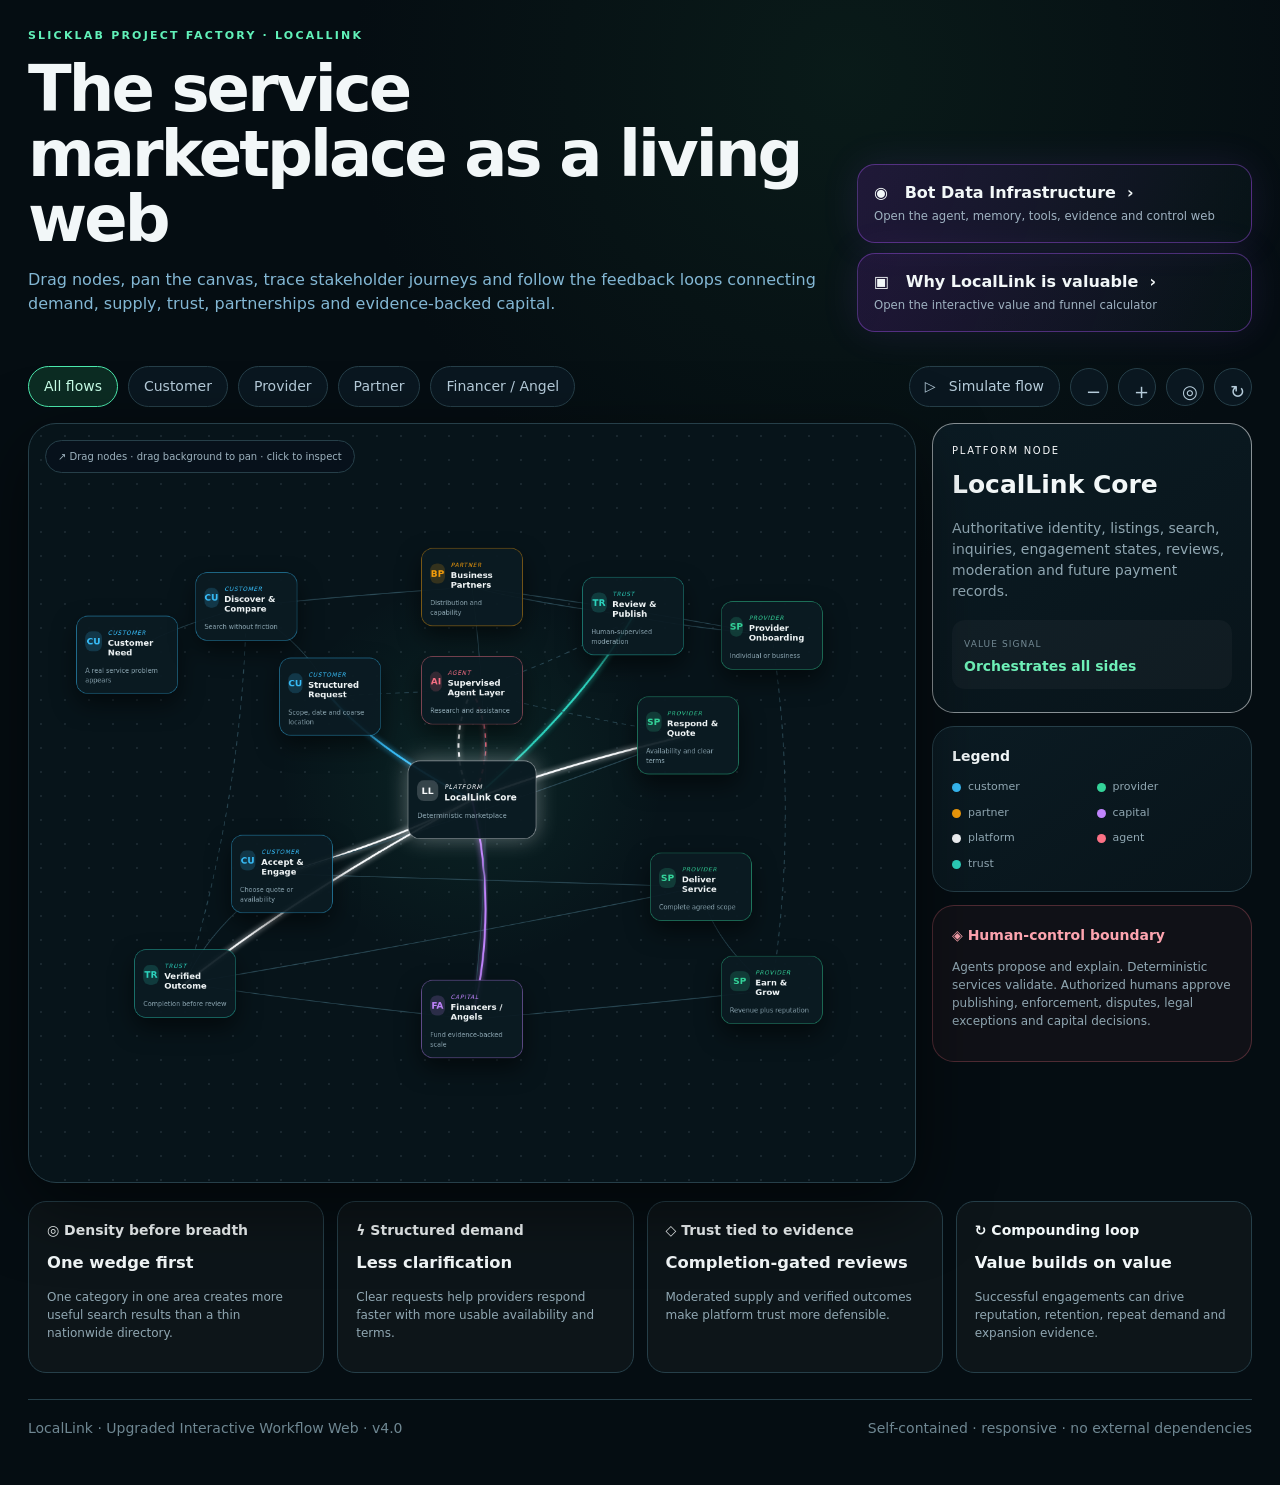
<file: LocalLink_Interactive_Workflow_v4.0 1.html>
<!doctype html>
<html lang="en">
<head>
<meta charset="utf-8">
<meta name="viewport" content="width=device-width,initial-scale=1">
<meta name="description" content="LocalLink interactive business ecosystem, workflow web and value calculator.">
<title>LocalLink Business Ecosystem Workflow v4.0</title>
<style>
:root{--bg:#050d12;--panel:#0a1820;--panel2:#0d2028;--text:#f2f7f8;--muted:#90a7b2;--line:#263f49;--customer:#38bdf8;--provider:#34d399;--partner:#f59e0b;--capital:#c084fc;--agent:#fb7185;--trust:#2dd4bf;--platform:#f8fafc;--shadow:0 22px 70px #0008}
*{box-sizing:border-box}html{scroll-behavior:smooth}body{margin:0;background:radial-gradient(circle at 66% 5%,#16402c44,transparent 30%),var(--bg);color:var(--text);font:14px/1.5 Inter,ui-sans-serif,system-ui,-apple-system,"Segoe UI",sans-serif;overflow-x:hidden}button,input,select{font:inherit}.page{max-width:1540px;margin:auto;padding:28px}.mast{display:grid;grid-template-columns:minmax(0,1fr) minmax(320px,395px);gap:28px;align-items:end}.eyebrow{color:#61f1b9;font-size:11px;font-weight:900;letter-spacing:.2em}.mast h1{font-size:clamp(40px,5vw,72px);line-height:1.02;letter-spacing:-.045em;margin:12px 0}.mast p{color:#83b7d4;font-size:16px;max-width:830px}.value-cta{border:1px solid #a855f766;border-radius:18px;padding:16px;background:linear-gradient(110deg,#581c874c,#102b2633);color:inherit;cursor:pointer;text-align:left;box-shadow:0 0 38px #a855f71c}.value-cta:hover{transform:translateY(-2px);border-color:#d8b4fe}.value-cta b{display:block;font-size:16px}.value-cta small{color:#9fb2c1}.toolbar{display:flex;gap:10px;align-items:center;flex-wrap:wrap;margin:34px 0 16px}.toolbar button,.round,.back,.scenario{border:1px solid var(--line);background:#0a1720;color:#b6ccda;border-radius:999px;padding:9px 15px;cursor:pointer}.toolbar button:hover,.toolbar button.active,.scenario.active{color:#c9ffe9;border-color:#4ceaae;background:#0c2c23}.toolbar .spacer{flex:1}.round{width:38px;height:38px;padding:0;display:grid;place-items:center;font-size:18px}.workspace{display:grid;grid-template-columns:minmax(640px,1fr) 320px;gap:16px;align-items:start}.viewport{height:760px;position:relative;overflow:hidden;border:1px solid var(--line);border-radius:28px;background:radial-gradient(circle at 50% 46%,#34d39916,transparent 32%),radial-gradient(#90a7b222 1px,transparent 1px),#07141a;background-size:auto,24px 24px;box-shadow:var(--shadow);touch-action:none}.canvas{position:absolute;left:50%;top:50%;width:1300px;height:820px;transform-origin:center center;will-change:transform}.wires{position:absolute;inset:0;width:100%;height:100%;pointer-events:none}.edge{fill:none;stroke:#2c4b57;stroke-width:1.4;transition:.2s;vector-effect:non-scaling-stroke}.edge.loop,.edge.assist{stroke-dasharray:7 7}.edge.dim{opacity:.08}.edge.on{stroke-width:3;filter:url(#glow)}.particle{filter:url(#glow)}.node{position:absolute;transform:translate(-50%,-50%);width:158px;min-height:98px;border:1px solid;border-radius:18px;background:#0b1b23ed;color:var(--text);padding:13px;text-align:left;cursor:grab;box-shadow:0 16px 36px #0008;user-select:none;z-index:2}.node.core{width:190px;min-height:116px}.node:hover,.node.active{z-index:6;box-shadow:0 0 32px color-mix(in srgb,var(--c) 35%,transparent);transform:translate(-50%,-50%) scale(1.05)}.node.dim{opacity:.18;filter:grayscale(.6)}.node .head{display:flex;gap:9px;align-items:center}.icon{width:31px;height:31px;border-radius:10px;background:color-mix(in srgb,var(--c) 18%,transparent);color:var(--c);display:grid;place-items:center;font-weight:900}.node .type{font-size:9px;letter-spacing:.12em;text-transform:uppercase;color:var(--c)}.node strong{font-size:13px;line-height:1.15;display:block}.node small{display:block;color:#8ca6b1;font-size:10px;margin-top:12px}.canvas-hint{position:absolute;left:16px;top:16px;z-index:8;border:1px solid var(--line);border-radius:999px;background:#07111be6;padding:8px 12px;color:#9db2be;font-size:10px}.inspector{display:grid;gap:13px}.card{border:1px solid var(--line);border-radius:22px;background:linear-gradient(145deg,#0b1b23,#08141a);padding:19px}.inspect-card{min-height:290px}.inspect-card .type{font-size:10px;letter-spacing:.17em;text-transform:uppercase}.inspect-card h2{font-size:25px;margin:8px 0}.inspect-card p{color:var(--muted)}.signal{margin-top:18px;border-radius:13px;background:#ffffff08;padding:12px}.signal span{font-size:9px;color:#738994;letter-spacing:.12em}.signal b{display:block;color:#6ef0b7;margin-top:3px}.legend{display:grid;grid-template-columns:1fr 1fr;gap:9px;margin-top:12px}.legend span{font-size:11px;color:var(--muted);display:flex;gap:7px;align-items:center}.dot{width:9px;height:9px;border-radius:50%}.boundary{border-color:#fb718544;background:#fb71850c}.boundary b{color:#fda4af}.boundary p{font-size:12px;color:var(--muted)}.angles{display:grid;grid-template-columns:repeat(4,1fr);gap:13px;margin-top:18px}.angle{border:1px solid var(--line);border-radius:18px;padding:18px;background:#ffffff08}.angle:hover{transform:translateY(-4px);border-color:#4ceaae}.angle h3{margin:10px 0 6px}.angle p{color:var(--muted);font-size:12px}.value{display:none}.value.open{display:block}.ecosystem.hide{display:none}.value-head{display:flex;justify-content:space-between;gap:20px;align-items:end}.back{padding-left:11px}.warning{border:1px solid #f59e0b55;background:#f59e0b15;color:#fde6aa;border-radius:16px;padding:12px;font-size:12px}.scenarios{display:flex;gap:8px;flex-wrap:wrap;margin:22px 0}.calculator{display:grid;grid-template-columns:410px minmax(0,1fr);gap:18px}.controls{display:grid;gap:10px}.control{border:1px solid var(--line);background:#08161d;border-radius:18px;padding:14px}.control line{display:block}.control .label{display:flex;justify-content:space-between;font-weight:700}.control b{color:#65eeb7}.control input{width:100%;accent-color:#45dea6;margin-top:9px}.control small{color:#6f8792;display:block}.results{display:grid;gap:16px}.kpis{display:grid;grid-template-columns:repeat(4,1fr);gap:10px}.kpi{border:1px solid var(--line);border-radius:18px;padding:16px;background:linear-gradient(145deg,#ffffff0b,transparent)}.kpi span{color:#79909c;font-size:10px}.kpi b{display:block;color:#61eeb6;font-size:23px;margin-top:6px}.funnel{border:1px solid var(--line);border-radius:24px;padding:21px;background:#08171d}.funnel h3{margin:0}.barrow{display:grid;grid-template-columns:175px 1fr 68px;gap:11px;align-items:center;margin-top:14px}.track{height:34px;border:1px solid var(--line);background:#041016;border-radius:11px;overflow:hidden}.fill{height:100%;border-radius:10px;background:linear-gradient(90deg,#38bdf8,#34d399,#c084fc);display:flex;align-items:center;padding-left:10px;color:#05110d;font-size:10px;font-weight:900;transition:width .35s}.compare{display:grid;grid-template-columns:repeat(2,1fr);gap:10px}.compare article{border:1px solid var(--line);border-radius:18px;padding:17px;background:#ffffff07}.compare p{color:var(--muted)}.foot{border-top:1px solid var(--line);margin-top:26px;padding:18px 0;color:#6f8792;display:flex;justify-content:space-between}.mobile-note{display:none}@media(max-width:1120px){.mast{grid-template-columns:1fr}.workspace{grid-template-columns:1fr}.viewport{height:700px}.inspector{grid-template-columns:repeat(3,1fr)}.inspect-card{min-height:auto}.angles{grid-template-columns:repeat(2,1fr)}.calculator{grid-template-columns:1fr}.controls{grid-template-columns:repeat(2,1fr)}}@media(max-width:720px){.page{padding:18px}.mast h1{font-size:42px}.toolbar .spacer{display:none}.viewport{height:610px}.workspace{display:block}.inspector{grid-template-columns:1fr;margin-top:12px}.angles,.controls,.kpis,.compare{grid-template-columns:1fr}.barrow{grid-template-columns:105px 1fr 50px}.mobile-note{display:block;color:#79909c;font-size:11px;margin:8px 0}.foot{flex-direction:column;gap:5px}}

.infra{display:none}.infra.open{display:block}.infra-head{display:grid;grid-template-columns:minmax(0,1fr) 390px;gap:22px;align-items:end}.infra-summary{border:1px solid #38bdf855;border-radius:20px;background:linear-gradient(140deg,#082538,#0b1820);padding:17px}.infra-summary b{color:#7dd3fc}.infra-summary p{color:var(--muted);font-size:12px}.infra-toolbar{display:flex;gap:8px;flex-wrap:wrap;margin:24px 0 14px}.infra-toolbar button{border:1px solid var(--line);background:#091820;color:#a9bdc8;border-radius:999px;padding:9px 14px;cursor:pointer}.infra-toolbar button.active,.infra-toolbar button:hover{border-color:#38bdf8;color:#d8f5ff;background:#0c2938}.infra-layout{display:grid;grid-template-columns:minmax(680px,1fr) 330px;gap:16px}.infra-viewport{height:790px;position:relative;overflow:hidden;border:1px solid var(--line);border-radius:28px;background:radial-gradient(circle at 50% 50%,#0ea5e918,transparent 30%),radial-gradient(#90a7b21c 1px,transparent 1px),#061219;background-size:auto,24px 24px;box-shadow:var(--shadow);touch-action:none}.infra-canvas{position:absolute;left:50%;top:50%;width:1400px;height:900px;transform-origin:center center;will-change:transform}.infra-wires{position:absolute;inset:0;width:100%;height:100%;pointer-events:none}.infra-edge{fill:none;stroke:#294651;stroke-width:1.4;vector-effect:non-scaling-stroke;transition:.2s}.infra-edge.data{stroke-dasharray:0}.infra-edge.control{stroke-dasharray:5 7}.infra-edge.telemetry{stroke-dasharray:2 8}.infra-edge.dim{opacity:.07}.infra-edge.on{stroke-width:3;filter:url(#iglow)}.infra-node{position:absolute;transform:translate(-50%,-50%);width:164px;min-height:92px;border:1px solid;border-radius:17px;background:#091a22f2;color:var(--text);padding:12px;text-align:left;cursor:grab;box-shadow:0 14px 36px #0009;z-index:2;user-select:none}.infra-node.wide{width:192px}.infra-node:hover,.infra-node.active{z-index:8;transform:translate(-50%,-50%) scale(1.055);box-shadow:0 0 30px color-mix(in srgb,var(--ic) 34%,transparent)}.infra-node.dim{opacity:.15;filter:grayscale(.65)}.infra-node .it{font-size:9px;text-transform:uppercase;letter-spacing:.13em;color:var(--ic)}.infra-node strong{display:block;font-size:13px;line-height:1.18;margin-top:3px}.infra-node small{display:block;font-size:10px;color:#839da9;margin-top:8px}.infra-badge{display:inline-grid;place-items:center;width:28px;height:28px;border-radius:9px;background:color-mix(in srgb,var(--ic) 18%,transparent);color:var(--ic);font-size:9px;font-weight:900;float:left;margin-right:8px}.infra-inspector{display:grid;gap:12px}.infra-panel{border:1px solid var(--line);border-radius:21px;background:linear-gradient(145deg,#0b1b23,#07141a);padding:18px}.infra-panel h2{margin:7px 0;font-size:23px}.infra-panel p,.infra-panel li{color:var(--muted);font-size:12px}.infra-panel ul{padding-left:18px}.infra-contract{margin-top:12px;background:#020b10;border:1px solid #223b46;border-radius:12px;padding:11px;font:10px/1.55 ui-monospace,SFMono-Regular,Consolas,monospace;color:#8ee7c0;white-space:pre-wrap}.infra-layers{display:grid;grid-template-columns:repeat(5,1fr);gap:10px;margin-top:16px}.infra-layer{border:1px solid var(--line);border-radius:17px;padding:14px;background:#ffffff07}.infra-layer b{font-size:12px}.infra-layer p{font-size:11px;color:var(--muted)}.research{margin-top:18px;border:1px solid var(--line);border-radius:22px;padding:19px;background:#07151c}.research-grid{display:grid;grid-template-columns:repeat(3,1fr);gap:11px}.research article{border:1px solid #203945;border-radius:15px;padding:14px;background:#ffffff06}.research a{color:#7dd3fc;text-decoration:none;font-weight:800}.research p{font-size:11px;color:var(--muted)}
@media(max-width:1120px){.infra-head{grid-template-columns:1fr}.infra-layout{grid-template-columns:1fr}.infra-inspector{grid-template-columns:repeat(3,1fr)}.infra-layers{grid-template-columns:repeat(2,1fr)}.research-grid{grid-template-columns:repeat(2,1fr)}}
@media(max-width:720px){.infra-viewport{height:650px}.infra-inspector,.infra-layers,.research-grid{grid-template-columns:1fr}}

@media(prefers-reduced-motion:reduce){*,*:before,*:after{scroll-behavior:auto!important;animation-duration:.001ms!important;transition-duration:.001ms!important}}
@media print{body{background:#fff;color:#111}.toolbar,.value-cta,.canvas-hint{display:none}.page{max-width:none}.viewport{height:680px;box-shadow:none}.card,.angle,.funnel,.control,.kpi{background:#fff;color:#111}.node{background:#fff;color:#111}.workspace{grid-template-columns:1fr 280px}}
</style>
</head>
<body>
<main class="page">
<section class="ecosystem" id="ecosystem">
<header class="mast"><div><div class="eyebrow">SLICKLAB PROJECT FACTORY · LOCALLINK</div><h1>The service marketplace as a living web</h1><p>Drag nodes, pan the canvas, trace stakeholder journeys and follow the feedback loops connecting demand, supply, trust, partnerships and evidence-backed capital.</p></div><div style="display:grid;gap:10px"><button class="value-cta" id="openInfra"><b>◉ &nbsp; Bot Data Infrastructure &nbsp;›</b><small>Open the agent, memory, tools, evidence and control web</small></button><button class="value-cta" id="openValue"><b>▣ &nbsp; Why LocalLink is valuable &nbsp;›</b><small>Open the interactive value and funnel calculator</small></button></div></header>
<div class="toolbar" aria-label="Workflow controls"><button class="active role" data-role="all">All flows</button><button class="role" data-role="customer">Customer</button><button class="role" data-role="provider">Provider</button><button class="role" data-role="partner">Partner</button><button class="role" data-role="capital">Financer / Angel</button><span class="spacer"></span><button id="play">▷ &nbsp; Simulate flow</button><button class="round" id="minus" title="Zoom out">−</button><button class="round" id="plus" title="Zoom in">+</button><button class="round" id="fit" title="Fit to view">◎</button><button class="round" id="reset" title="Reset nodes">↻</button></div>
<div class="mobile-note">On touch screens, drag empty canvas space to pan and drag nodes to reposition.</div>
<div class="workspace"><div class="viewport" id="viewport"><div class="canvas-hint">↗ Drag nodes · drag background to pan · click to inspect</div><div class="canvas" id="canvas"><svg class="wires" viewBox="0 0 1300 820"><defs><filter id="glow"><feGaussianBlur stdDeviation="4" result="b"/><feMerge><feMergeNode in="b"/><feMergeNode in="SourceGraphic"/></feMerge></filter></defs><g id="edges"></g><g id="particles"></g></svg><div id="nodes"></div></div></div>
<aside class="inspector"><article class="card inspect-card" id="inspect"></article><article class="card"><b>Legend</b><div class="legend" id="legend"></div></article><article class="card boundary"><b>◈ Human-control boundary</b><p>Agents propose and explain. Deterministic services validate. Authorized humans approve publishing, enforcement, disputes, legal exceptions and capital decisions.</p></article></aside></div>
<div class="angles"><article class="angle"><b>◎ Density before breadth</b><h3>One wedge first</h3><p>One category in one area creates more useful search results than a thin nationwide directory.</p></article><article class="angle"><b>ϟ Structured demand</b><h3>Less clarification</h3><p>Clear requests help providers respond faster with more usable availability and terms.</p></article><article class="angle"><b>◇ Trust tied to evidence</b><h3>Completion-gated reviews</h3><p>Moderated supply and verified outcomes make platform trust more defensible.</p></article><article class="angle"><b>↻ Compounding loop</b><h3>Value builds on value</h3><p>Successful engagements can drive reputation, retention, repeat demand and expansion evidence.</p></article></div>
</section>
<section class="infra" id="infra">
<div class="infra-head"><div><button class="back" id="infraBack">← Back to business ecosystem</button><div class="eyebrow" style="margin-top:20px;color:#7dd3fc">BOT DATA INFRASTRUCTURE · PRIVATE OPERATING VIEW</div><h1>How LocalLink bots receive evidence, reason, use tools and remain controlled</h1><p style="color:var(--muted);max-width:930px">This workflow separates the authoritative marketplace from the agent runtime. Bots never become the source of truth. Data is classified, permission-filtered, retrieved with provenance, passed through policy gates, and observed from request to human-approved action.</p></div><aside class="infra-summary"><b>Core architectural rule</b><p>Business records stay in authoritative services. Agent memory stores working context and approved knowledge references, not unrestricted copies of customer, credential, address or financial data. Every consequential tool call is policy-checked, approval-gated when required, idempotent and auditable.</p></aside></div>
<div class="infra-toolbar"><button class="infra-filter active" data-layer="all">All infrastructure</button><button class="infra-filter" data-layer="data">Data & memory</button><button class="infra-filter" data-layer="runtime">Agent runtime</button><button class="infra-filter" data-layer="tools">Tools / MCP</button><button class="infra-filter" data-layer="control">Security & approval</button><button class="infra-filter" data-layer="observe">Evaluation & observability</button><span style="flex:1"></span><button id="infraPlay">▷ Simulate bot run</button><button id="infraMinus">−</button><button id="infraPlus">+</button><button id="infraFit">◎ Fit</button><button id="infraReset">↻ Reset</button></div>
<div class="infra-layout"><div class="infra-viewport" id="infraViewport"><div class="canvas-hint">BOT RUN: request → authorization → retrieval → planning → tools → validation → approval → command → trace</div><div class="infra-canvas" id="infraCanvas"><svg class="infra-wires" viewBox="0 0 1400 900"><defs><filter id="iglow"><feGaussianBlur stdDeviation="4" result="b"/><feMerge><feMergeNode in="b"/><feMergeNode in="SourceGraphic"/></feMerge></filter></defs><g id="infraEdges"></g><g id="infraParticles"></g></svg><div id="infraNodes"></div></div></div>
<aside class="infra-inspector"><article class="infra-panel" id="infraInspect"></article><article class="infra-panel"><b>Data-classification boundary</b><ul><li>Public: published listings and approved policy text</li><li>Internal: operations metrics and moderation queues</li><li>Restricted: addresses, credentials, disputes and private messages</li><li>Financial: provider/payment references and ledger events</li></ul></article><article class="infra-panel" style="border-color:#fb718544"><b style="color:#fda4af">Non-negotiable prohibitions</b><ul><li>No direct agent writes to authoritative tables</li><li>No raw secrets, card data or unrestricted PII in prompts</li><li>No arbitrary MCP server connected to production</li><li>No agent-enforced sanctions, payouts or refunds</li><li>No memory promotion without evidence and approval</li></ul></article></aside></div>
<div class="infra-layers"><article class="infra-layer"><b>1. Systems of record</b><p>Identity, catalog, engagement, moderation, audit and future finance remain deterministic.</p></article><article class="infra-layer"><b>2. Data plane</b><p>CDC/outbox events, object storage, approved corpus, metadata and vector indexes.</p></article><article class="infra-layer"><b>3. Agent control plane</b><p>Router, scoped context builder, durable workflow state, budgets and policy engine.</p></article><article class="infra-layer"><b>4. Tool plane</b><p>Allowlisted MCP/tool gateway, per-tool schemas, short-lived credentials and sandboxing.</p></article><article class="infra-layer"><b>5. Assurance plane</b><p>Tracing, evaluations, red-team tests, audit records, alerts, rollback and human review.</p></article></div>
<section class="research"><h2>Research-backed design basis</h2><div class="research-grid"><article><a href="https://modelcontextprotocol.io/specification/2026-07-28/architecture" target="_blank" rel="noreferrer">MCP architecture</a><p>Host-controlled clients maintain one-to-one server connections and preserve isolation between specialized servers.</p></article><article><a href="https://media.defense.gov/2026/Jun/02/2003943289/-1/-1/0/CSI_MCP_SECURITY.PDF" target="_blank" rel="noreferrer">MCP security considerations</a><p>Production MCP requires rigorous validation, restricted execution and hardened trust boundaries.</p></article><article><a href="https://docs.langchain.com/oss/python/langgraph/overview" target="_blank" rel="noreferrer">Durable agent workflows</a><p>Deterministic and model-driven steps can coexist with persistence and human intervention.</p></article><article><a href="https://github.com/open-telemetry/semantic-conventions-genai" target="_blank" rel="noreferrer">GenAI observability conventions</a><p>Standardized spans, metrics and events can cover agents, model calls, tools, retrieval and MCP.</p></article><article><a href="https://github.com/pgvector/pgvector" target="_blank" rel="noreferrer">PostgreSQL vector retrieval</a><p>Approved embeddings can remain beside relational metadata, access controls and transactional records.</p></article><article><a href="https://genai.owasp.org/resource/owasp-genai-llm-top-10-2026/" target="_blank" rel="noreferrer">OWASP GenAI risks</a><p>Prompt injection, sensitive disclosure, excessive agency and unsafe tool behavior require layered controls.</p></article></div></section>
</section>
<section class="value" id="value"><div class="value-head"><div><button class="back" id="back">← Back to ecosystem</button><div class="eyebrow" style="margin-top:20px;color:#d8b4fe">INTERACTIVE VALUE LAB</div><h1>Why LocalLink could become a stronger marketplace model</h1><p style="color:var(--muted);max-width:900px">LocalLink is not valuable because it is another directory. The thesis is that local density, structured demand and tracked outcomes can create a measurable service-engagement engine. Adjust the assumptions below.</p></div><div class="warning">Illustrative hypotheses only. Replace values with interview and concierge-pilot evidence.</div></div><div class="scenarios"><button class="scenario" data-s="conservative">Conservative</button><button class="scenario active" data-s="pilot">Pilot</button><button class="scenario" data-s="growth">Growth</button><button class="scenario" data-s="custom">Custom</button><select id="currency" class="scenario" aria-label="Currency"><option value="PHP">PHP</option><option value="USD">USD</option><option value="EUR">EUR</option><option value="GBP">GBP</option></select></div><div class="calculator"><div class="controls" id="controls"></div><div class="results"><div class="kpis" id="kpis"></div><article class="funnel"><h3>Live conversion funnel</h3><small style="color:var(--muted)">Every stage is constrained by the stage before it.</small><div id="funnel"></div></article><div class="compare"><article><b>Old pattern</b><p>Scattered posts → unclear scope → repeated chat → uncertain provider → invisible outcome.</p></article><article><b>LocalLink pattern</b><p>Structured listing → density-aware discovery → qualified request → tracked agreement → verifiable outcome.</p></article><article><b>Why it can compound</b><p>Completed engagements can improve trust, provider retention, repeat demand and expansion evidence.</p></article><article><b>What must be proven</b><p>Local density, response reliability, completion, repeat usage and sustainable acquisition economics.</p></article></div></div></div></section>
<footer class="foot"><span>LocalLink · Upgraded Interactive Workflow Web · v4.0</span><span>Self-contained · responsive · no external dependencies</span></footer>
</main>
<script>
const C={customer:'#38bdf8',provider:'#34d399',partner:'#f59e0b',capital:'#c084fc',platform:'#f8fafc',agent:'#fb7185',trust:'#2dd4bf'};
const baseNodes=[
['localLink','platform',650,405,'LocalLink Core','Deterministic marketplace','Authoritative identity, listings, search, inquiries, engagement states, reviews, moderation and future payment records.','Orchestrates all sides'],
['need','customer',115,180,'Customer Need','A real service problem appears','A customer needs a local or remote service and wants clear scope, availability, trust and price expectations.','Demand enters'],
['discover','customer',300,105,'Discover & Compare','Search without friction','Customers search by service and area and compare clear provider profiles without registration friction.','Search → useful result'],
['request','customer',430,245,'Structured Request','Scope, date and coarse location','The request captures enough detail for a useful response while withholding exact address until necessary.','Qualified inquiry'],
['agreement','customer',355,520,'Accept & Engage','Choose quote or availability','The customer accepts or declines transparently and the engagement receives an auditable status.','Inquiry → agreement'],
['review','trust',205,690,'Verified Outcome','Completion before review','Only a platform-tracked completed engagement unlocks a review, with report and appeal paths.','Trust compounds'],
['join','provider',1115,150,'Provider Onboarding','Individual or business','Providers define services, price type, delivery mode, areas, availability, terms, portfolio and credentials.','Supply enters'],
['moderate','trust',900,120,'Review & Publish','Human-supervised moderation','Validation and an authorized reviewer publish, request changes, reject or suspend with recorded reasons.','Approved supply'],
['respond','provider',985,305,'Respond & Quote','Availability and clear terms','The chosen provider receives the inquiry and can respond, quote, decline or ask for clarification.','Response reliability'],
['deliver','provider',1005,540,'Deliver Service','Complete agreed scope','The provider performs the service and both parties participate in completion confirmation.','Agreement → completion'],
['earn','provider',1115,700,'Earn & Grow','Revenue plus reputation','Validated value supports repeat demand and provider growth; commission is counted only for platform-paid work.','Provider value'],
['partner','partner',650,75,'Business Partners','Distribution and capability','Partners can contribute referrals, verification or operational capability under contracts and data boundaries.','Lower acquisition friction'],
['capital','capital',650,745,'Financers / Angels','Fund evidence-backed scale','Capital follows validated density, completion, retention and economics without controlling individual enforcement.','Capital follows proof'],
['agent','agent',650,235,'Supervised Agent Layer','Research and assistance','Agents research, structure, summarize and explain, but never authorize, sanction or move financial state.','Efficiency with control']
].map(([id,type,x,y,title,short,detail,metric])=>({id,type,x,y,title,short,detail,metric}));
let nodes=structuredClone(baseNodes);
const edgeData=[['need','discover',''],['discover','request',''],['request','localLink',''],['localLink','agreement',''],['agreement','review',''],['review','discover','loop'],['join','moderate',''],['moderate','localLink',''],['localLink','respond',''],['respond','agreement',''],['agreement','deliver',''],['deliver','review',''],['deliver','earn',''],['earn','join','loop'],['partner','discover',''],['partner','join',''],['partner','moderate',''],['capital','localLink',''],['review','capital',''],['earn','capital',''],['agent','request','assist'],['agent','moderate','assist'],['agent','respond','assist'],['agent','localLink','assist'],['localLink','agent','assist'],['capital','partner',''],['localLink','review','']];
const routes={all:['need','discover','request','localLink','respond','agreement','deliver','review','capital'],customer:['need','discover','request','localLink','respond','agreement','deliver','review'],provider:['join','moderate','localLink','respond','agreement','deliver','earn'],partner:['partner','discover','request','localLink','review','capital'],capital:['review','capital','localLink','partner','join','deliver','earn']};
const nodeHost=document.getElementById('nodes'),edgeHost=document.getElementById('edges'),particleHost=document.getElementById('particles'),viewport=document.getElementById('viewport'),canvas=document.getElementById('canvas');let role='all',selected='localLink',scale=1,pan={x:0,y:0},drag=null,playing=false,timer=null,step=-1;
const nodeEls=new Map(),edgeEls=[];
function build(){nodeHost.innerHTML='';edgeHost.innerHTML='';nodeEls.clear();edgeEls.length=0;nodes.forEach(n=>{let b=document.createElement('button');b.className='node'+(n.id==='localLink'?' core':'');b.style.cssText=`left:${n.x}px;top:${n.y}px;--c:${C[n.type]};border-color:${C[n.type]}88`;b.innerHTML=`<div class="head"><span class="icon">${({customer:'CU',provider:'SP',partner:'BP',capital:'FA',platform:'LL',agent:'AI',trust:'TR'})[n.type]}</span><span><i class="type">${n.type}</i><strong>${n.title}</strong></span></div><small>${n.short}</small>`;b.onpointerdown=e=>startNode(e,n,b);b.onclick=e=>{if(!b.dataset.moved){selected=n.id;renderFocus();inspect()}};nodeHost.appendChild(b);nodeEls.set(n.id,b)});edgeData.forEach((e,i)=>{let p=document.createElementNS('http://www.w3.org/2000/svg','path');p.classList.add('edge');if(e[2])p.classList.add(e[2]);p.dataset.i=i;edgeHost.appendChild(p);edgeEls.push(p)});draw();renderFocus();inspect();}
function curve(a,b,i){let mx=(a.x+b.x)/2+(i%2?42:-42),my=(a.y+b.y)/2;return `M${a.x},${a.y} Q${mx},${my} ${b.x},${b.y}`}
function draw(){edgeData.forEach((e,i)=>{let a=nodes.find(n=>n.id===e[0]),b=nodes.find(n=>n.id===e[1]);edgeEls[i].setAttribute('d',curve(a,b,i))});applyTransform()}
function applyTransform(){canvas.style.transform=`translate(calc(-50% + ${pan.x}px),calc(-50% + ${pan.y}px)) scale(${scale})`}
function startNode(e,n,el){e.stopPropagation();drag={kind:'node',n,el,x:e.clientX,y:e.clientY,moved:false};el.setPointerCapture(e.pointerId);el.onpointermove=moveNode;el.onpointerup=endNode;el.onpointercancel=endNode}
function moveNode(e){if(!drag||drag.kind!=='node')return;let dx=(e.clientX-drag.x)/scale,dy=(e.clientY-drag.y)/scale;drag.n.x=Math.max(70,Math.min(1230,drag.n.x+dx));drag.n.y=Math.max(60,Math.min(765,drag.n.y+dy));drag.x=e.clientX;drag.y=e.clientY;drag.moved=true;drag.el.dataset.moved='1';drag.el.style.left=drag.n.x+'px';drag.el.style.top=drag.n.y+'px';draw()}
function endNode(e){if(!drag)return;let el=drag.el;setTimeout(()=>delete el.dataset.moved,0);el.releasePointerCapture?.(e.pointerId);el.onpointermove=null;el.onpointerup=null;drag=null}
viewport.onpointerdown=e=>{if(e.target.closest('.node')||e.target.closest('.canvas-hint'))return;drag={kind:'pan',x:e.clientX,y:e.clientY,startX:pan.x,startY:pan.y};viewport.setPointerCapture(e.pointerId)};
viewport.onpointermove=e=>{if(!drag||drag.kind!=='pan')return;pan.x=drag.startX+e.clientX-drag.x;pan.y=drag.startY+e.clientY-drag.y;applyTransform()};viewport.onpointerup=viewport.onpointercancel=e=>{if(drag?.kind==='pan'){viewport.releasePointerCapture?.(e.pointerId);drag=null}};
viewport.addEventListener('wheel',e=>{e.preventDefault();scale=Math.max(.48,Math.min(1.3,scale+(e.deltaY<0?.07:-.07)));applyTransform()},{passive:false});
function renderFocus(){let connected=new Set([selected]);edgeData.forEach(e=>{if(e[0]===selected||e[1]===selected){connected.add(e[0]);connected.add(e[1])}});nodeEls.forEach((el,id)=>{el.classList.toggle('active',id===(playing?routes[role][step]:selected));el.classList.toggle('dim',selected!=='localLink'&&!connected.has(id))});edgeEls.forEach((el,i)=>{let e=edgeData[i],isRoute=routes[role].some((n,j)=>n===e[0]&&routes[role][j+1]===e[1]),near=e[0]===selected||e[1]===selected;el.classList.toggle('dim',role!=='all'&&!isRoute||selected!=='localLink'&&!near);el.classList.toggle('on',near||playing&&isRoute);el.style.stroke=near||playing&&isRoute?C[nodes.find(n=>n.id===e[0]).type]:''})}
function inspect(){let n=nodes.find(n=>n.id===(playing?routes[role][Math.max(0,step)]:selected))||nodes[0];document.getElementById('inspect').style.borderColor=C[n.type]+'88';document.getElementById('inspect').innerHTML=`<div class="type" style="color:${C[n.type]}">${n.type} node</div><h2>${n.title}</h2><p>${n.detail}</p><div class="signal"><span>VALUE SIGNAL</span><b>${n.metric}</b></div>`}
function fit(){let r=viewport.getBoundingClientRect();scale=Math.min((r.width-50)/1300,(r.height-50)/820,1);pan={x:0,y:0};applyTransform()}
function simulate(){if(playing){clearInterval(timer);playing=false;document.getElementById('play').innerHTML='▷ &nbsp; Simulate flow';renderFocus();return}playing=true;step=0;document.getElementById('play').innerHTML='Ⅱ &nbsp; Pause';renderFocus();inspect();timer=setInterval(()=>{step++;if(step>=routes[role].length){clearInterval(timer);playing=false;step=-1;document.getElementById('play').innerHTML='▷ &nbsp; Simulate flow';renderFocus();inspect();return}renderFocus();inspect();let id=routes[role][step],n=nodes.find(x=>x.id===id),p=document.createElementNS('http://www.w3.org/2000/svg','circle');p.setAttribute('cx',n.x);p.setAttribute('cy',n.y);p.setAttribute('r',7);p.setAttribute('fill',C[n.type]);p.setAttribute('class','particle');particleHost.appendChild(p);setTimeout(()=>p.remove(),700)},760)}
document.querySelectorAll('.role').forEach(b=>b.onclick=()=>{document.querySelectorAll('.role').forEach(x=>x.classList.remove('active'));b.classList.add('active');role=b.dataset.role;step=-1;renderFocus()});document.getElementById('play').onclick=simulate;document.getElementById('plus').onclick=()=>{scale=Math.min(1.3,scale+.1);applyTransform()};document.getElementById('minus').onclick=()=>{scale=Math.max(.48,scale-.1);applyTransform()};document.getElementById('fit').onclick=fit;document.getElementById('reset').onclick=()=>{nodes=structuredClone(baseNodes);selected='localLink';build();fit()};
Object.entries(C).forEach(([k,c])=>document.getElementById('legend').insertAdjacentHTML('beforeend',`<span><i class="dot" style="background:${c}"></i>${k}</span>`));
const state={searches:1000,result:65,inquiry:12,response:70,agreement:35,completion:85,value:1800,take:10,cac:180,fees:3,repeat:20};
const defs=[['searches','Monthly searches',50,10000,50,'Observed service searches or attributable visits.'],['result','Searches with useful results',5,100,1,'Density: searches returning at least one suitable provider.','%'],['inquiry','Result-to-inquiry rate',1,50,1,'Customers submitting a qualified request.','%'],['response','Provider response rate',5,100,1,'Qualified inquiries receiving a useful response.','%'],['agreement','Response-to-agreement rate',1,90,1,'Responses becoming accepted engagements.','%'],['completion','Agreement completion rate',10,100,1,'Accepted engagements confirmed complete.','%'],['value','Average engagement value',100,25000,100,'Use the selected currency.'],['take','Platform take rate',0,25,1,'Only for payments completed on-platform.','%'],['fees','Payment cost rate',0,8,0.1,'Illustrative processor and payout cost.','%'],['cac','Customer acquisition cost',0,5000,25,'Acquisition spend divided by new paying customers.'],['repeat','Repeat customer share',0,80,1,'Completed customers returning in the model period.','%']];
function buildControls(){let h='';defs.forEach(d=>h+=`<label class="control"><span class="label"><span>${d[1]}</span><b id="v-${d[0]}"></b></span><input id="i-${d[0]}" type="range" min="${d[2]}" max="${d[3]}" step="${d[4]}" value="${state[d[0]]}"><small>${d[5]}</small></label>`);document.getElementById('controls').innerHTML=h;defs.forEach(d=>document.getElementById('i-'+d[0]).oninput=e=>{state[d[0]]=+e.target.value;document.querySelectorAll('.scenario').forEach(x=>x.classList.remove('active'));document.querySelector('[data-s="custom"]').classList.add('active');recalc()});recalc()}
function fmt(n,currency=false){return currency?new Intl.NumberFormat(undefined,{style:'currency',currency:document.getElementById('currency').value,maximumFractionDigits:0}).format(n):new Intl.NumberFormat().format(Math.round(n))}
function recalc(){defs.forEach(d=>document.getElementById('v-'+d[0]).textContent=fmt(state[d[0]],d[0]==='value'||d[0]==='cac')+(d[6]||''));let result=state.searches*state.result/100,inquiries=result*state.inquiry/100,responses=inquiries*state.response/100,agreements=responses*state.agreement/100,completed=agreements*state.completion/100,repeatCompleted=completed*state.repeat/100,gmv=(completed+repeatCompleted)*state.value,revenue=gmv*state.take/100,paymentCosts=gmv*state.fees/100,acquisition=completed*state.cac,contribution=revenue-paymentCosts-acquisition,provider=gmv-revenue;let k=[['Completed engagements',fmt(completed+repeatCompleted),'+ repeat use'],['Service value processed',fmt(gmv,true),'Illustrative GMV'],['Platform revenue',fmt(revenue,true),'On-platform only'],['Contribution after modeled costs',fmt(contribution,true),'Before overhead/tax'],['Provider earnings pool',fmt(provider,true),'Before provider expenses'],['End-to-end yield',((completed/state.searches)*100).toFixed(2)+'%','Search → completion']];document.getElementById('kpis').innerHTML=k.map(x=>`<article class="kpi"><span>${x[0]}</span><b>${x[1]}</b><small>${x[2]}</small></article>`).join('');let funnel=[['Monthly searches',state.searches,'BASE'],['Useful results',result,state.result+'%'],['Qualified inquiries',inquiries,state.inquiry+'%'],['Provider responses',responses,state.response+'%'],['Agreements',agreements,state.agreement+'%'],['Completed',completed,state.completion+'%']];document.getElementById('funnel').innerHTML=funnel.map(x=>`<div class="barrow"><span>${x[0]}</span><div class="track"><div class="fill" style="width:${Math.max(1.5,x[1]/state.searches*100)}%">${fmt(x[1])}</div></div><small>${x[2]}</small></div>`).join('')}
const presets={conservative:{searches:500,result:40,inquiry:7,response:55,agreement:22,completion:75,value:1200,take:8,cac:260,fees:3.5,repeat:10},pilot:{searches:1000,result:65,inquiry:12,response:70,agreement:35,completion:85,value:1800,take:10,cac:180,fees:3,repeat:20},growth:{searches:5000,result:82,inquiry:18,response:85,agreement:45,completion:91,value:2500,take:12,cac:140,fees:2.8,repeat:35}};
document.querySelectorAll('.scenario[data-s]').forEach(b=>b.onclick=()=>{let p=presets[b.dataset.s];if(!p)return;Object.assign(state,p);document.querySelectorAll('.scenario').forEach(x=>x.classList.remove('active'));b.classList.add('active');defs.forEach(d=>document.getElementById('i-'+d[0]).value=state[d[0]]);recalc()});document.getElementById('currency').onchange=recalc;document.getElementById('openValue').onclick=()=>{document.getElementById('infra').classList.remove('open');document.getElementById('ecosystem').classList.add('hide');document.getElementById('value').classList.add('open');scrollTo({top:0,behavior:'smooth'})};document.getElementById('back').onclick=()=>{document.getElementById('infra').classList.remove('open');document.getElementById('ecosystem').classList.remove('hide');document.getElementById('value').classList.remove('open');setTimeout(fit,50)};

// BOT DATA INFRASTRUCTURE WEB
const IC={source:'#38bdf8',data:'#22d3ee',runtime:'#fb7185',tools:'#f59e0b',control:'#2dd4bf',observe:'#c084fc',record:'#f8fafc'};
const infraBase=[
['requestIn','source',110,170,'User / Event Intake','Typed request envelope','Authenticated user action or trusted domain event enters with purpose, tenant, actor and trace ID.',['request_id','actor_id','purpose','tenant_id','trace_id']],
['authz','control',310,105,'Identity & Authorization','RBAC / ABAC policy decision','Determines whether the actor may request this workflow and which records and tools are in scope.',['principal','resource','action','policy_decision']],
['classify','control',325,270,'Data Classification','Minimize before context','Labels public, internal, restricted and financial data; removes unnecessary fields before agent access.',['classification','allowed_fields','redactions']],
['records','record',105,470,'Authoritative Services','Marketplace source of truth','Identity, catalog, engagement, moderation, audit and finance own business state. Agents query through scoped APIs only.',['aggregate_id','version','state','owner_service']],
['outbox','data',300,545,'Outbox / Event Stream','Reliable domain change feed','Committed business changes publish versioned events without making the agent runtime authoritative.',['event_id','event_type','aggregate_version','idempotency_key']],
['object','data',490,710,'Object & Evidence Store','Files with retention and ACLs','Approved documents, attachments and evidence stay in protected object storage with signed access and malware scanning.',['object_id','sha256','classification','retention']],
['approved','data',545,540,'Approved Knowledge Corpus','Provenance-first knowledge','Only reviewed policy, category and operational knowledge is eligible for retrieval; pending material stays isolated.',['source_id','approval_state','effective_at','provenance']],
['vector','data',690,705,'PostgreSQL + Vector Index','Scoped semantic retrieval','Embeddings are joined to tenant, ACL, source and approval metadata; retrieval never bypasses relational authorization.',['chunk_id','embedding','acl','source_version']],
['session','data',690,510,'Session / Checkpoint Store','Short-term run state','Durable checkpoints hold workflow state, approvals and resumable progress with expiry and deletion controls.',['run_id','checkpoint','expires_at','status']],
['context','runtime',650,300,'Context Builder','Least-context assembly','Combines authorized records, approved retrieval and run state into a bounded, cited context package.',['context_id','evidence[]','token_budget','redactions']],
['router','runtime',650,115,'Agent Router','Select specialist and budget','Deterministic rules choose the allowed specialist, model tier, tool set, timeout and cost budget.',['agent_id','model_policy','tool_allowlist','budget']],
['researchBot','runtime',900,95,'Research Bot','Sources and compares evidence','Collects current external or approved internal evidence; cannot promote knowledge or make business decisions.',['claims[]','sources[]','confidence','gaps[]']],
['onboardBot','runtime',930,250,'Onboarding Copilot','Suggests listing improvements','Finds missing fields and drafts clearer listing text; cannot publish, verify or alter provider terms.',['missing_fields[]','suggestions[]','human_required']],
['triageBot','runtime',930,405,'Moderation Triage Bot','Summarizes policy signals','Builds a neutral evidence packet for human review; cannot remove content or sanction accounts.',['signals[]','evidence[]','policy_refs[]','uncertainty']],
['opsBot','runtime',930,560,'Operations Analyst','Explains funnel and failures','Uses approved metrics to find bottlenecks; cannot change ranking, pricing or campaigns directly.',['metric_window','findings[]','hypotheses[]']],
['toolGateway','tools',1145,200,'Tool / MCP Gateway','Allowlisted capability boundary','Validates schemas, actor scope, server identity, rate limits and approval requirements before every tool call.',['tool_name','schema_version','risk_tier','approval_id']],
['sandbox','tools',1260,380,'Sandboxed Execution','Isolated temporary workspace','Untrusted files, browser steps and generated code run without production credentials or unrestricted network access.',['sandbox_id','network_policy','filesystem_scope','ttl']],
['policy','control',1135,510,'Policy & Approval Engine','Pause consequential actions','Deterministic protections reject unsafe calls or pause them for an authorized person.',['decision','reason_code','approver_role','expires_at']],
['command','record',1205,680,'Command APIs','Idempotent state transition','Approved actions go through authoritative commands with version checks, transaction boundaries and audit events.',['command_id','expected_version','idempotency_key','actor']],
['trace','observe',880,760,'Trace / Metrics / Logs','End-to-end observability','Captures run, model, retrieval, handoff, tool, approval, latency, token and error spans without logging sensitive payloads by default.',['trace_id','span_id','latency','tokens','outcome']],
['eval','observe',545,835,'Evaluation & Red Team','Regression and adversarial tests','Runs positive, negative, permission, privacy, prompt-injection and failure-path evaluations before promotion.',['eval_suite','dataset_version','score','failure_ids[]']],
['audit','observe',1050,835,'Immutable Audit & Review','Reconstruct every decision','Stores who proposed, approved, executed and verified each consequential action, plus rollback references.',['audit_id','proposal','decision','result','rollback_ref']]
].map(([id,type,x,y,title,short,detail,contract])=>({id,type,x,y,title,short,detail,contract}));
let infraNodes=structuredClone(infraBase);
const infraEdgeData=[
['requestIn','authz','control'],['authz','classify','control'],['classify','router','control'],['records','classify','data'],['records','outbox','data'],['outbox','approved','data'],['object','approved','data'],['approved','vector','data'],['vector','context','data'],['session','context','data'],['router','context','control'],['context','researchBot','data'],['context','onboardBot','data'],['context','triageBot','data'],['context','opsBot','data'],['researchBot','toolGateway','control'],['onboardBot','toolGateway','control'],['triageBot','toolGateway','control'],['opsBot','toolGateway','control'],['toolGateway','sandbox','control'],['toolGateway','policy','control'],['sandbox','policy','control'],['policy','command','control'],['command','records','data'],['researchBot','session','data'],['onboardBot','session','data'],['triageBot','session','data'],['opsBot','session','data'],['router','trace','telemetry'],['context','trace','telemetry'],['toolGateway','trace','telemetry'],['policy','trace','telemetry'],['command','audit','telemetry'],['trace','eval','telemetry'],['eval','router','control'],['audit','policy','control']];
const infraRoutes={all:['requestIn','authz','classify','router','context','triageBot','toolGateway','policy','command','records','trace','eval'],data:['records','outbox','approved','vector','context','session'],runtime:['router','context','researchBot','onboardBot','triageBot','opsBot','session'],tools:['researchBot','toolGateway','sandbox','policy','command'],control:['requestIn','authz','classify','router','toolGateway','policy','command','audit'],observe:['router','trace','eval','audit','policy']};
let infraLayer='all',infraSelected='context',infraScale=1,infraPan={x:0,y:0},infraDrag=null,infraRunning=false,infraStep=-1,infraTimer=null;
const iv=document.getElementById('infraViewport'),ic=document.getElementById('infraCanvas'),inHost=document.getElementById('infraNodes'),ieHost=document.getElementById('infraEdges'),ipHost=document.getElementById('infraParticles');const inEls=new Map(),ieEls=[];
function infraBuild(){inHost.innerHTML='';ieHost.innerHTML='';inEls.clear();ieEls.length=0;infraNodes.forEach(n=>{let b=document.createElement('button');b.className='infra-node'+(['records','toolGateway','trace'].includes(n.id)?' wide':'');b.style.cssText=`left:${n.x}px;top:${n.y}px;--ic:${IC[n.type]};border-color:${IC[n.type]}88`;b.innerHTML=`<span class="infra-badge">${({source:'IN',data:'DB',runtime:'BOT',tools:'MCP',control:'CTL',observe:'OBS',record:'SOR'})[n.type]}</span><span class="it">${n.type}</span><strong>${n.title}</strong><small>${n.short}</small>`;b.onpointerdown=e=>infraStartNode(e,n,b);b.onclick=()=>{if(!b.dataset.moved){infraSelected=n.id;infraFocus();infraInspect()}};inHost.appendChild(b);inEls.set(n.id,b)});infraEdgeData.forEach((e,i)=>{let p=document.createElementNS('http://www.w3.org/2000/svg','path');p.classList.add('infra-edge',e[2]);ieHost.appendChild(p);ieEls.push(p)});infraDraw();infraFocus();infraInspect()}
function infraCurve(a,b,i){let mx=(a.x+b.x)/2+(i%2?50:-50),my=(a.y+b.y)/2+(i%3===0?28:-18);return `M${a.x},${a.y} Q${mx},${my} ${b.x},${b.y}`}
function infraDraw(){infraEdgeData.forEach((e,i)=>{let a=infraNodes.find(n=>n.id===e[0]),b=infraNodes.find(n=>n.id===e[1]);ieEls[i].setAttribute('d',infraCurve(a,b,i))});infraTransform()}
function infraTransform(){ic.style.transform=`translate(calc(-50% + ${infraPan.x}px),calc(-50% + ${infraPan.y}px)) scale(${infraScale})`}
function infraFit(){let r=iv.getBoundingClientRect();infraScale=Math.min((r.width-55)/1400,(r.height-55)/900,1);infraPan={x:0,y:0};infraTransform()}
function infraStartNode(e,n,el){e.stopPropagation();infraDrag={kind:'node',n,el,x:e.clientX,y:e.clientY};el.setPointerCapture(e.pointerId);el.onpointermove=ev=>{let dx=(ev.clientX-infraDrag.x)/infraScale,dy=(ev.clientY-infraDrag.y)/infraScale;n.x=Math.max(70,Math.min(1330,n.x+dx));n.y=Math.max(55,Math.min(850,n.y+dy));infraDrag.x=ev.clientX;infraDrag.y=ev.clientY;el.dataset.moved='1';el.style.left=n.x+'px';el.style.top=n.y+'px';infraDraw()};el.onpointerup=ev=>{setTimeout(()=>delete el.dataset.moved,0);el.releasePointerCapture?.(ev.pointerId);el.onpointermove=null;el.onpointerup=null;infraDrag=null}}
iv.onpointerdown=e=>{if(e.target.closest('.infra-node')||e.target.closest('.canvas-hint'))return;infraDrag={kind:'pan',x:e.clientX,y:e.clientY,sx:infraPan.x,sy:infraPan.y};iv.setPointerCapture(e.pointerId)};iv.onpointermove=e=>{if(infraDrag?.kind!=='pan')return;infraPan.x=infraDrag.sx+e.clientX-infraDrag.x;infraPan.y=infraDrag.sy+e.clientY-infraDrag.y;infraTransform()};iv.onpointerup=iv.onpointercancel=e=>{if(infraDrag?.kind==='pan'){iv.releasePointerCapture?.(e.pointerId);infraDrag=null}};iv.addEventListener('wheel',e=>{e.preventDefault();infraScale=Math.max(.45,Math.min(1.3,infraScale+(e.deltaY<0?.07:-.07)));infraTransform()},{passive:false});
function infraFocus(){let active=infraRunning?infraRoutes[infraLayer][infraStep]:infraSelected,connected=new Set([infraSelected]);infraEdgeData.forEach(e=>{if(e[0]===infraSelected||e[1]===infraSelected){connected.add(e[0]);connected.add(e[1])}});inEls.forEach((el,id)=>{let n=infraNodes.find(x=>x.id===id);el.classList.toggle('active',id===active);el.classList.toggle('dim',(infraLayer!=='all'&&!infraRoutes[infraLayer].includes(id))||(infraSelected!=='context'&&!connected.has(id)))});ieEls.forEach((el,i)=>{let e=infraEdgeData[i],route=infraRoutes[infraLayer],isRoute=route.some((n,j)=>n===e[0]&&route[j+1]===e[1]),near=e[0]===infraSelected||e[1]===infraSelected;el.classList.toggle('dim',(infraLayer!=='all'&&!isRoute)||(infraSelected!=='context'&&!near));el.classList.toggle('on',near||infraRunning&&isRoute);if(near||infraRunning&&isRoute)el.style.stroke=IC[infraNodes.find(n=>n.id===e[0]).type];else el.style.stroke=''})}
function infraInspect(){let id=infraRunning?infraRoutes[infraLayer][Math.max(0,infraStep)]:infraSelected,n=infraNodes.find(x=>x.id===id)||infraNodes[0];document.getElementById('infraInspect').style.borderColor=IC[n.type]+'88';document.getElementById('infraInspect').innerHTML=`<div style="font-size:10px;letter-spacing:.15em;text-transform:uppercase;color:${IC[n.type]}">${n.type} layer</div><h2>${n.title}</h2><p>${n.detail}</p><b style="font-size:11px">Minimum contract</b><div class="infra-contract">${n.contract.join(' · ')}</div>`}
function infraSim(){if(infraRunning){clearInterval(infraTimer);infraRunning=false;document.getElementById('infraPlay').textContent='▷ Simulate bot run';infraFocus();return}infraRunning=true;infraStep=0;document.getElementById('infraPlay').textContent='Ⅱ Pause';infraFocus();infraInspect();infraTimer=setInterval(()=>{infraStep++;if(infraStep>=infraRoutes[infraLayer].length){clearInterval(infraTimer);infraRunning=false;infraStep=-1;document.getElementById('infraPlay').textContent='▷ Simulate bot run';infraFocus();infraInspect();return}infraFocus();infraInspect();let n=infraNodes.find(x=>x.id===infraRoutes[infraLayer][infraStep]),p=document.createElementNS('http://www.w3.org/2000/svg','circle');p.setAttribute('cx',n.x);p.setAttribute('cy',n.y);p.setAttribute('r','7');p.setAttribute('fill',IC[n.type]);p.setAttribute('class','particle');ipHost.appendChild(p);setTimeout(()=>p.remove(),650)},720)}
document.querySelectorAll('.infra-filter').forEach(b=>b.onclick=()=>{document.querySelectorAll('.infra-filter').forEach(x=>x.classList.remove('active'));b.classList.add('active');infraLayer=b.dataset.layer;infraStep=-1;infraFocus()});document.getElementById('infraPlay').onclick=infraSim;document.getElementById('infraPlus').onclick=()=>{infraScale=Math.min(1.3,infraScale+.1);infraTransform()};document.getElementById('infraMinus').onclick=()=>{infraScale=Math.max(.45,infraScale-.1);infraTransform()};document.getElementById('infraFit').onclick=infraFit;document.getElementById('infraReset').onclick=()=>{infraNodes=structuredClone(infraBase);infraSelected='context';infraBuild();infraFit()};
document.getElementById('openInfra').onclick=()=>{document.getElementById('ecosystem').classList.add('hide');document.getElementById('value').classList.remove('open');document.getElementById('infra').classList.add('open');scrollTo({top:0,behavior:'smooth'});setTimeout(infraFit,50)};document.getElementById('infraBack').onclick=()=>{document.getElementById('infra').classList.remove('open');document.getElementById('ecosystem').classList.remove('hide');setTimeout(fit,50)};
infraBuild();

window.addEventListener('resize',()=>{fit();infraFit()});build();buildControls();requestAnimationFrame(()=>{fit();infraFit()});
</script>
</body>
</html>
</file>
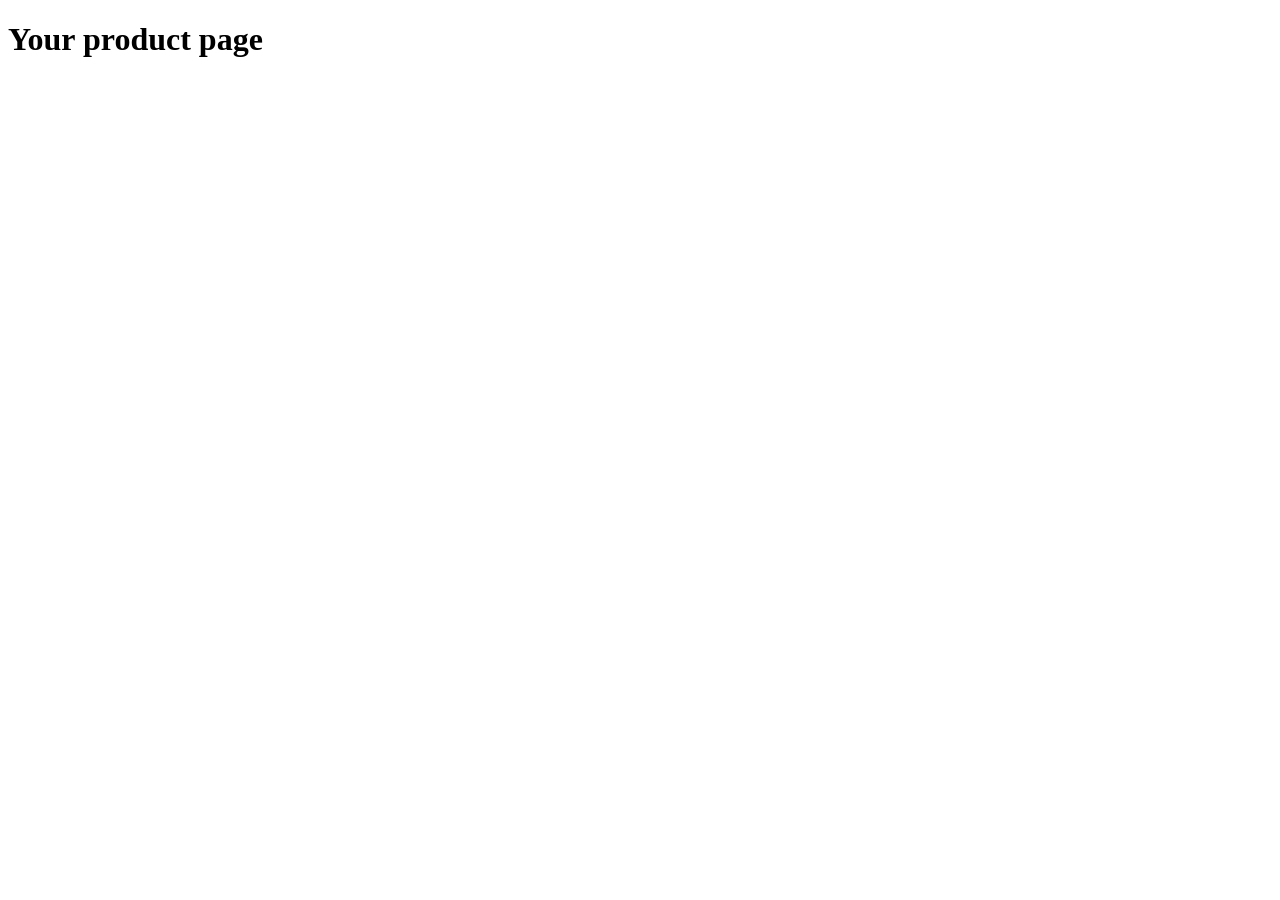
<file: agentic-support-mvp/widget/embed-example.html>
<!doctype html>
<html lang="en">
<head><meta charset="utf-8"><meta name="viewport" content="width=device-width,initial-scale=1"><title>Production Embed Example</title></head>
<body>
<h1>Your product page</h1>
<script type="module" src="https://cdn.example.com/agentic-support-widget.js" integrity="REPLACE_WITH_SRI_HASH" crossorigin="anonymous"></script>
<agentic-support tenant="pk_public_tenant_key" api-base="https://support-api.example.com/v1" title="Product Support" product="Example Product" product-version="1.0" position="right" theme="dark"></agentic-support>
<script>
document.querySelector('agentic-support').addEventListener('agentic-support-message',event=>console.log('Support interaction',event.detail));
</script>
</body>
</html>
</file>
